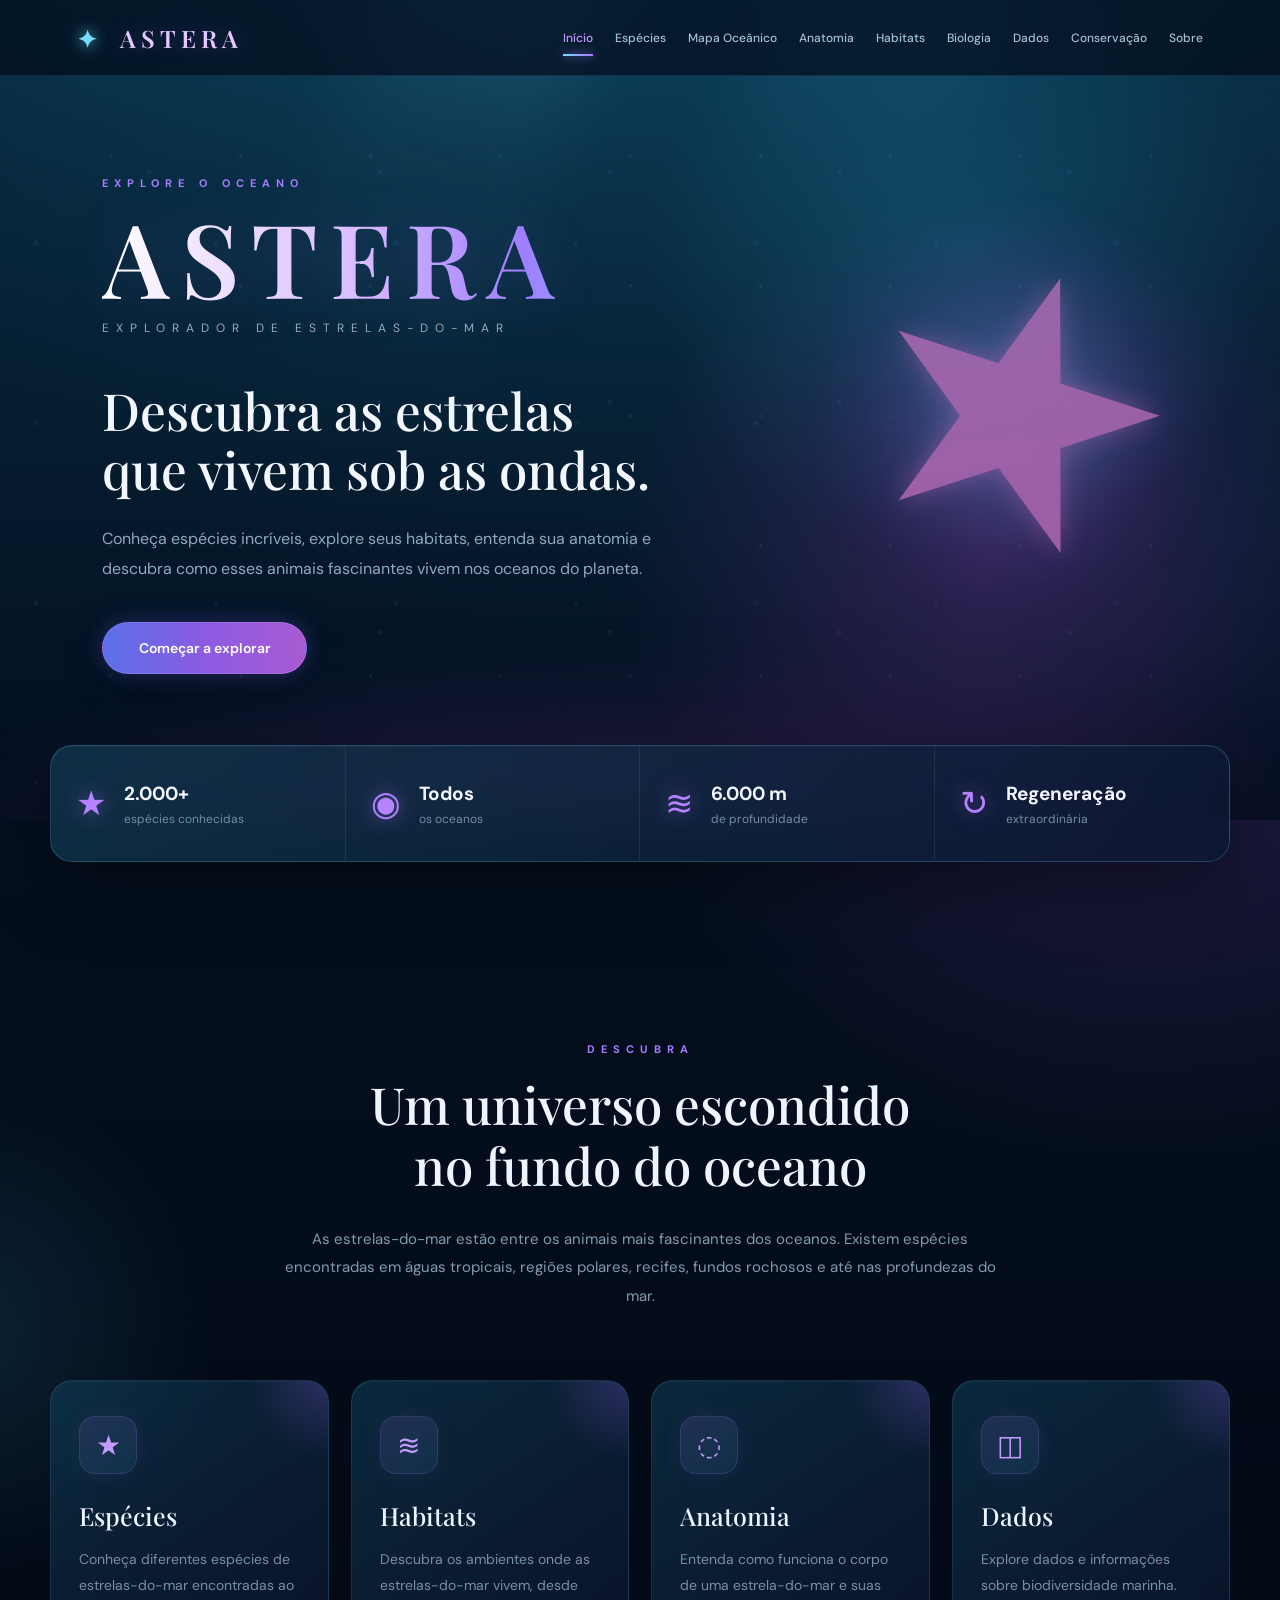
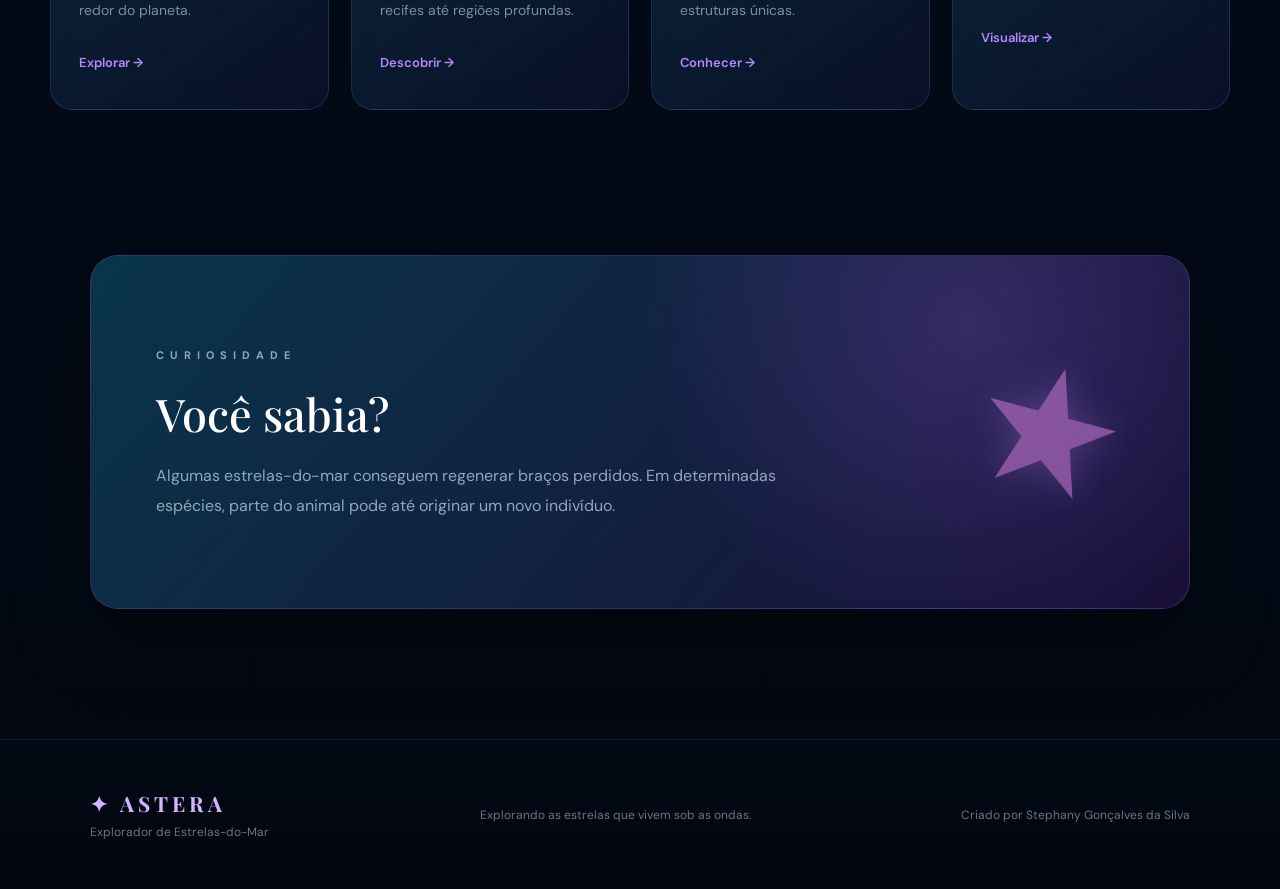
<file: index.html>
<!DOCTYPE html>
<html lang="pt-BR">

<head>
    <meta charset="UTF-8">
    <meta name="viewport" content="width=device-width, initial-scale=1.0">

    <title>ASTERA | Explorador de Estrelas-do-Mar</title>

    <link rel="stylesheet" href="style.css">
</head>

<body>

    <header class="cabecalho">

        <div class="logo">
            <span>✦</span>
            ASTERA
        </div>

        <nav class="menu">
            <a href="index.html" class="ativo">Início</a>
            <a href="especies.html">Espécies</a>
            <a href="mapa.html">Mapa Oceânico</a>
            <a href="anatomia.html">Anatomia</a>
            <a href="habitats.html">Habitats</a>
            <a href="biologia.html">Biologia</a>
            <a href="#">Dados</a>
            <a href="#">Conservação</a>
            <a href="#">Sobre</a>
        </nav>

    </header>


    <main>

        <section class="inicio">

            <div class="luz luz-1"></div>
            <div class="luz luz-2"></div>

            <div class="conteudo-inicio">

                <p class="categoria">
                    EXPLORE O OCEANO
                </p>

                <h1>
                    ASTERA
                </h1>

                <p class="subtitulo">
                    Explorador de Estrelas-do-Mar
                </p>

                <h2>
                    Descubra as estrelas<br>
                    que vivem sob as ondas.
                </h2>

                <p class="descricao">
                    Conheça espécies incríveis, explore seus habitats,
                    entenda sua anatomia e descubra como esses animais
                    fascinantes vivem nos oceanos do planeta.
                </p>

                <a href="#descobrir" class="botao">
                    Começar a explorar
                </a>

            </div>

            <div class="estrela-decorativa">
                ★
            </div>

        </section>


        <section class="numeros">

            <div class="numero-card">
                <span>★</span>

                <div>
                    <strong>2.000+</strong>
                    <p>espécies conhecidas</p>
                </div>
            </div>


            <div class="numero-card">
                <span>◉</span>

                <div>
                    <strong>Todos</strong>
                    <p>os oceanos</p>
                </div>
            </div>


            <div class="numero-card">
                <span>≋</span>

                <div>
                    <strong>6.000 m</strong>
                    <p>de profundidade</p>
                </div>
            </div>


            <div class="numero-card">
                <span>↻</span>

                <div>
                    <strong>Regeneração</strong>
                    <p>extraordinária</p>
                </div>
            </div>

        </section>


        <section class="descobrir" id="descobrir">

            <p class="categoria">
                DESCUBRA
            </p>

            <h2>
                Um universo escondido<br>
                no fundo do oceano
            </h2>

            <p class="texto-central">
                As estrelas-do-mar estão entre os animais mais fascinantes
                dos oceanos. Existem espécies encontradas em águas tropicais,
                regiões polares, recifes, fundos rochosos e até nas profundezas
                do mar.
            </p>


            <div class="cards">

                <article class="card">

                    <div class="icone">
                        ★
                    </div>

                    <h3>Espécies</h3>

                    <p>
                        Conheça diferentes espécies de estrelas-do-mar
                        encontradas ao redor do planeta.
                    </p>

                    <a href="especies.html">
    Explorar →
</a>

                </article>


                <article class="card">

                    <div class="icone">
                        ≋
                    </div>

                    <h3>Habitats</h3>

                    <p>
                        Descubra os ambientes onde as estrelas-do-mar vivem,
                        desde recifes até regiões profundas.
                    </p>

                    <a href="#">
                        Descobrir →
                    </a>

                </article>


                <article class="card">

                    <div class="icone">
                        ◌
                    </div>

                    <h3>Anatomia</h3>

                    <p>
                        Entenda como funciona o corpo de uma estrela-do-mar
                        e suas estruturas únicas.
                    </p>

                    <a href="#">
                        Conhecer →
                    </a>

                </article>


                <article class="card">

                    <div class="icone">
                        ◫
                    </div>

                    <h3>Dados</h3>

                    <p>
                        Explore dados e informações sobre biodiversidade
                        marinha.
                    </p>

                    <a href="#">
                        Visualizar →
                    </a>

                </article>

            </div>

        </section>


        <section class="destaque">

            <div>

                <p class="categoria">
                    CURIOSIDADE
                </p>

                <h2>
                    Você sabia?
                </h2>

                <p>
                    Algumas estrelas-do-mar conseguem regenerar braços
                    perdidos. Em determinadas espécies, parte do animal
                    pode até originar um novo indivíduo.
                </p>

            </div>

            <div class="estrela-grande">
                ★
            </div>

        </section>

    </main>


    <footer>

        <div>
            <h3>✦ ASTERA</h3>
            <p>Explorador de Estrelas-do-Mar</p>
        </div>

        <p>
            Explorando as estrelas que vivem sob as ondas.
        </p>

        <p>
            Criado por Stephany Gonçalves da Silva
        </p>

    </footer>


    <script src="script.js"></script>

</body>

</html>
</file>
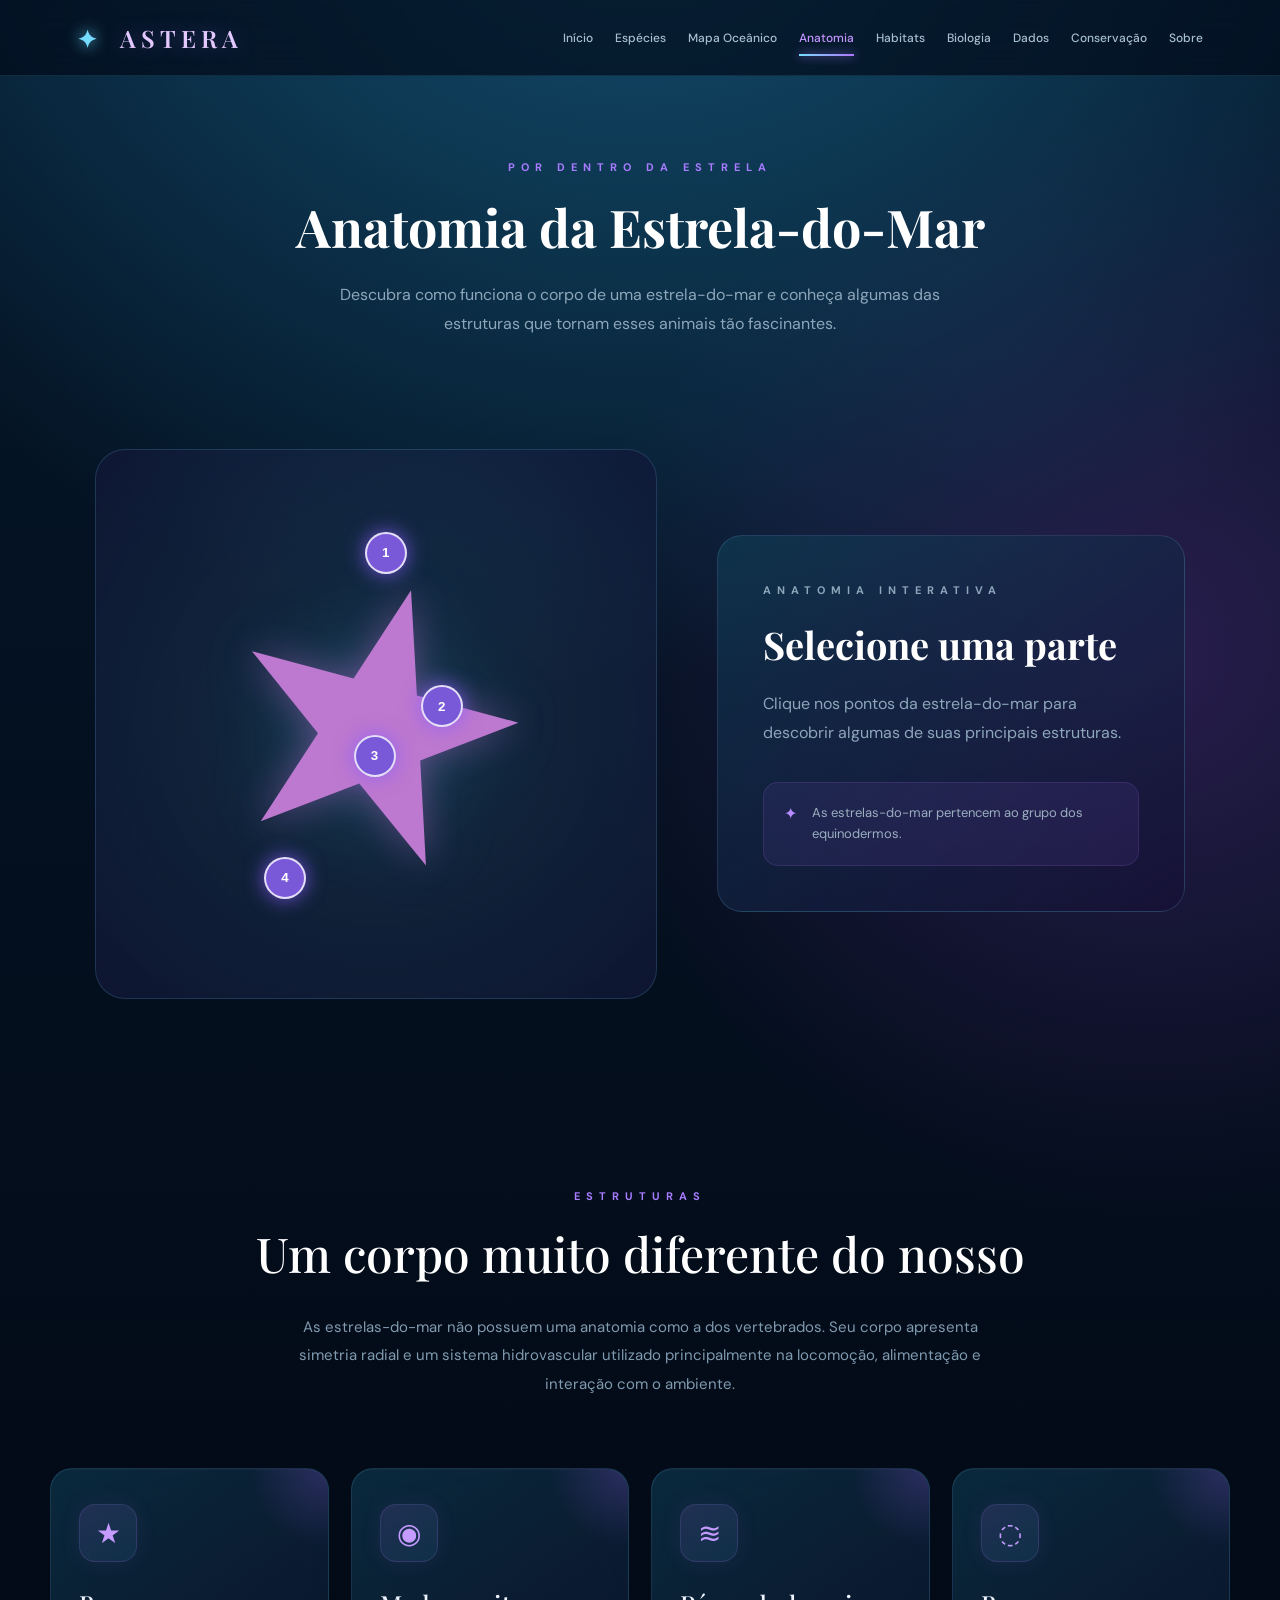
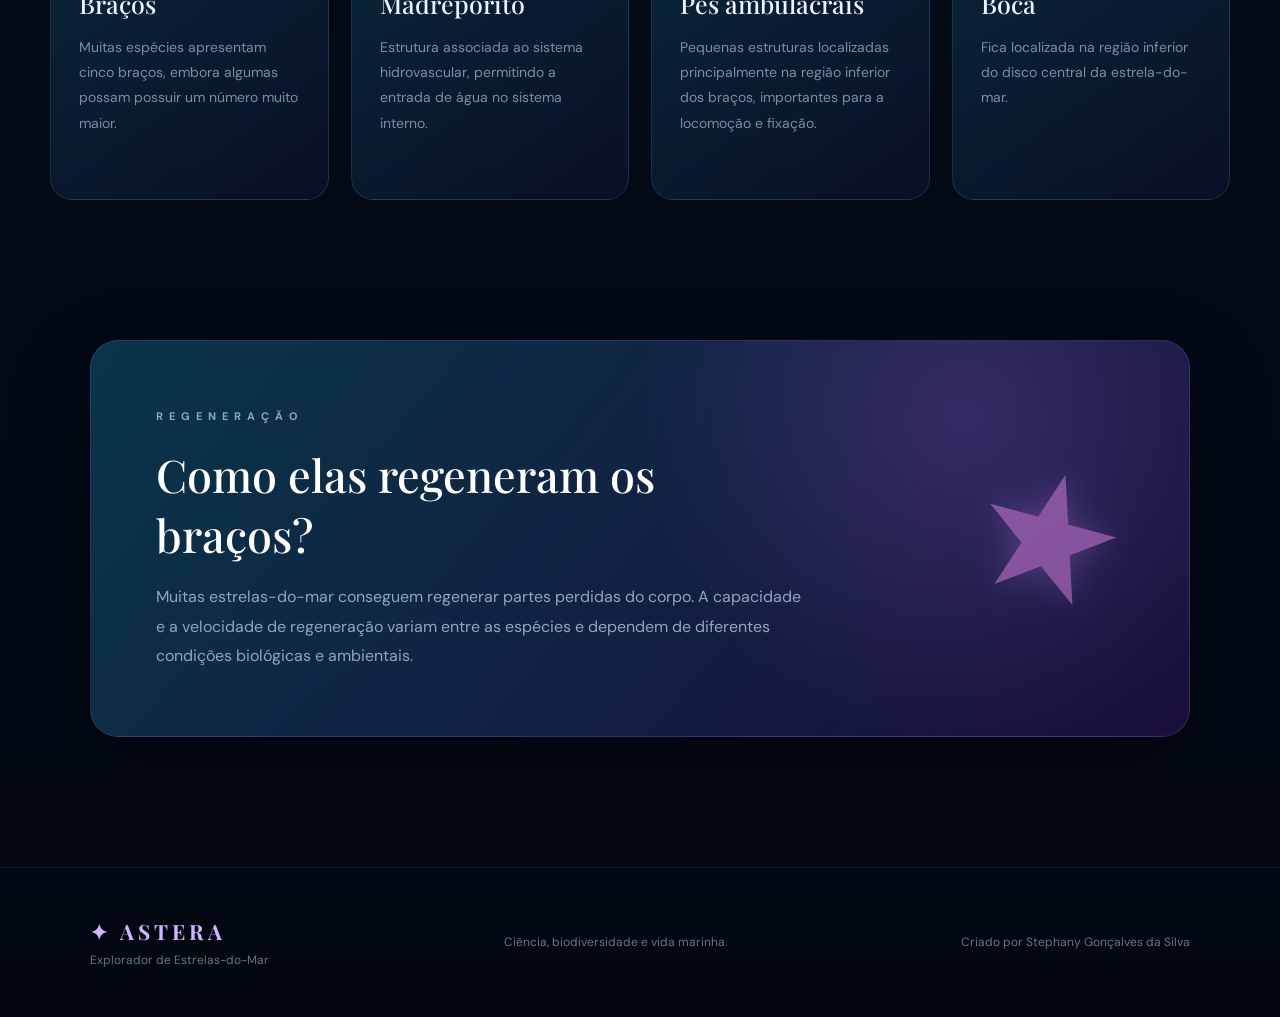
<file: anatomia.html>
<!DOCTYPE html>
<html lang="pt-BR">

<head>
    <meta charset="UTF-8">
    <meta name="viewport" content="width=device-width, initial-scale=1.0">

    <title>Anatomia | ASTERA</title>

    <link rel="stylesheet" href="style.css">
</head>

<body>

<header class="cabecalho">

    <div class="logo">
        <span>✦</span>
        ASTERA
    </div>

    <nav class="menu">
        <a href="index.html">Início</a>
        <a href="especies.html">Espécies</a>
        <a href="mapa.html">Mapa Oceânico</a>
        <a href="anatomia.html" class="ativo">Anatomia</a>
        <a href="habitats.html">Habitats</a>
        <a href="biologia.html">Biologia</a>
        <a href="#">Dados</a>
        <a href="#">Conservação</a>
        <a href="#">Sobre</a>
    </nav>

</header>


<main>

    <!-- INTRODUÇÃO -->

    <section class="pagina-topo">

        <p class="categoria">
            POR DENTRO DA ESTRELA
        </p>

        <h1>
            Anatomia da Estrela-do-Mar
        </h1>

        <p>
            Descubra como funciona o corpo de uma estrela-do-mar
            e conheça algumas das estruturas que tornam esses
            animais tão fascinantes.
        </p>

    </section>


    <!-- ANATOMIA INTERATIVA -->

    <section class="anatomia-interativa">

        <div class="anatomia-visual">

            <div class="estrela-anatomia">
                ★
            </div>

            <button
                class="ponto-anatomia ponto-1"
                data-parte="bracos">
                1
            </button>

            <button
                class="ponto-anatomia ponto-2"
                data-parte="madreporito">
                2
            </button>

            <button
                class="ponto-anatomia ponto-3"
                data-parte="boca">
                3
            </button>

            <button
                class="ponto-anatomia ponto-4"
                data-parte="pes">
                4
            </button>

        </div>


        <div class="painel-anatomia">

            <p class="categoria">
                ANATOMIA INTERATIVA
            </p>

            <h2 id="tituloParte">
                Selecione uma parte
            </h2>

            <p id="descricaoParte">
                Clique nos pontos da estrela-do-mar para descobrir
                algumas de suas principais estruturas.
            </p>

            <div class="curiosidade-anatomia">

                <span>✦</span>

                <p id="curiosidadeParte">
                    As estrelas-do-mar pertencem ao grupo dos
                    equinodermos.
                </p>

            </div>

        </div>

    </section>


    <!-- ESTRUTURAS -->

    <section class="estruturas">

        <p class="categoria">
            ESTRUTURAS
        </p>

        <h2>
            Um corpo muito diferente do nosso
        </h2>

        <p class="texto-central">
            As estrelas-do-mar não possuem uma anatomia como a dos
            vertebrados. Seu corpo apresenta simetria radial e um
            sistema hidrovascular utilizado principalmente na
            locomoção, alimentação e interação com o ambiente.
        </p>


        <div class="cards anatomia-cards">

            <article class="card">

                <div class="icone">
                    ★
                </div>

                <h3>Braços</h3>

                <p>
                    Muitas espécies apresentam cinco braços, embora
                    algumas possam possuir um número muito maior.
                </p>

            </article>


            <article class="card">

                <div class="icone">
                    ◉
                </div>

                <h3>Madreporito</h3>

                <p>
                    Estrutura associada ao sistema hidrovascular,
                    permitindo a entrada de água no sistema interno.
                </p>

            </article>


            <article class="card">

                <div class="icone">
                    ≋
                </div>

                <h3>Pés ambulacrais</h3>

                <p>
                    Pequenas estruturas localizadas principalmente na
                    região inferior dos braços, importantes para a
                    locomoção e fixação.
                </p>

            </article>


            <article class="card">

                <div class="icone">
                    ◌
                </div>

                <h3>Boca</h3>

                <p>
                    Fica localizada na região inferior do disco central
                    da estrela-do-mar.
                </p>

            </article>

        </div>

    </section>


    <!-- REGENERAÇÃO -->

    <section class="destaque">

        <div>

            <p class="categoria">
                REGENERAÇÃO
            </p>

            <h2>
                Como elas regeneram os braços?
            </h2>

            <p>
                Muitas estrelas-do-mar conseguem regenerar partes
                perdidas do corpo. A capacidade e a velocidade de
                regeneração variam entre as espécies e dependem de
                diferentes condições biológicas e ambientais.
            </p>

        </div>

        <div class="estrela-grande">
            ★
        </div>

    </section>

</main>


<footer>

    <div>
        <h3>✦ ASTERA</h3>
        <p>Explorador de Estrelas-do-Mar</p>
    </div>

    <p>
        Ciência, biodiversidade e vida marinha.
    </p>

    <p>
        Criado por Stephany Gonçalves da Silva
    </p>

</footer>


<script src="script.js"></script>

</body>
</html>
</file>
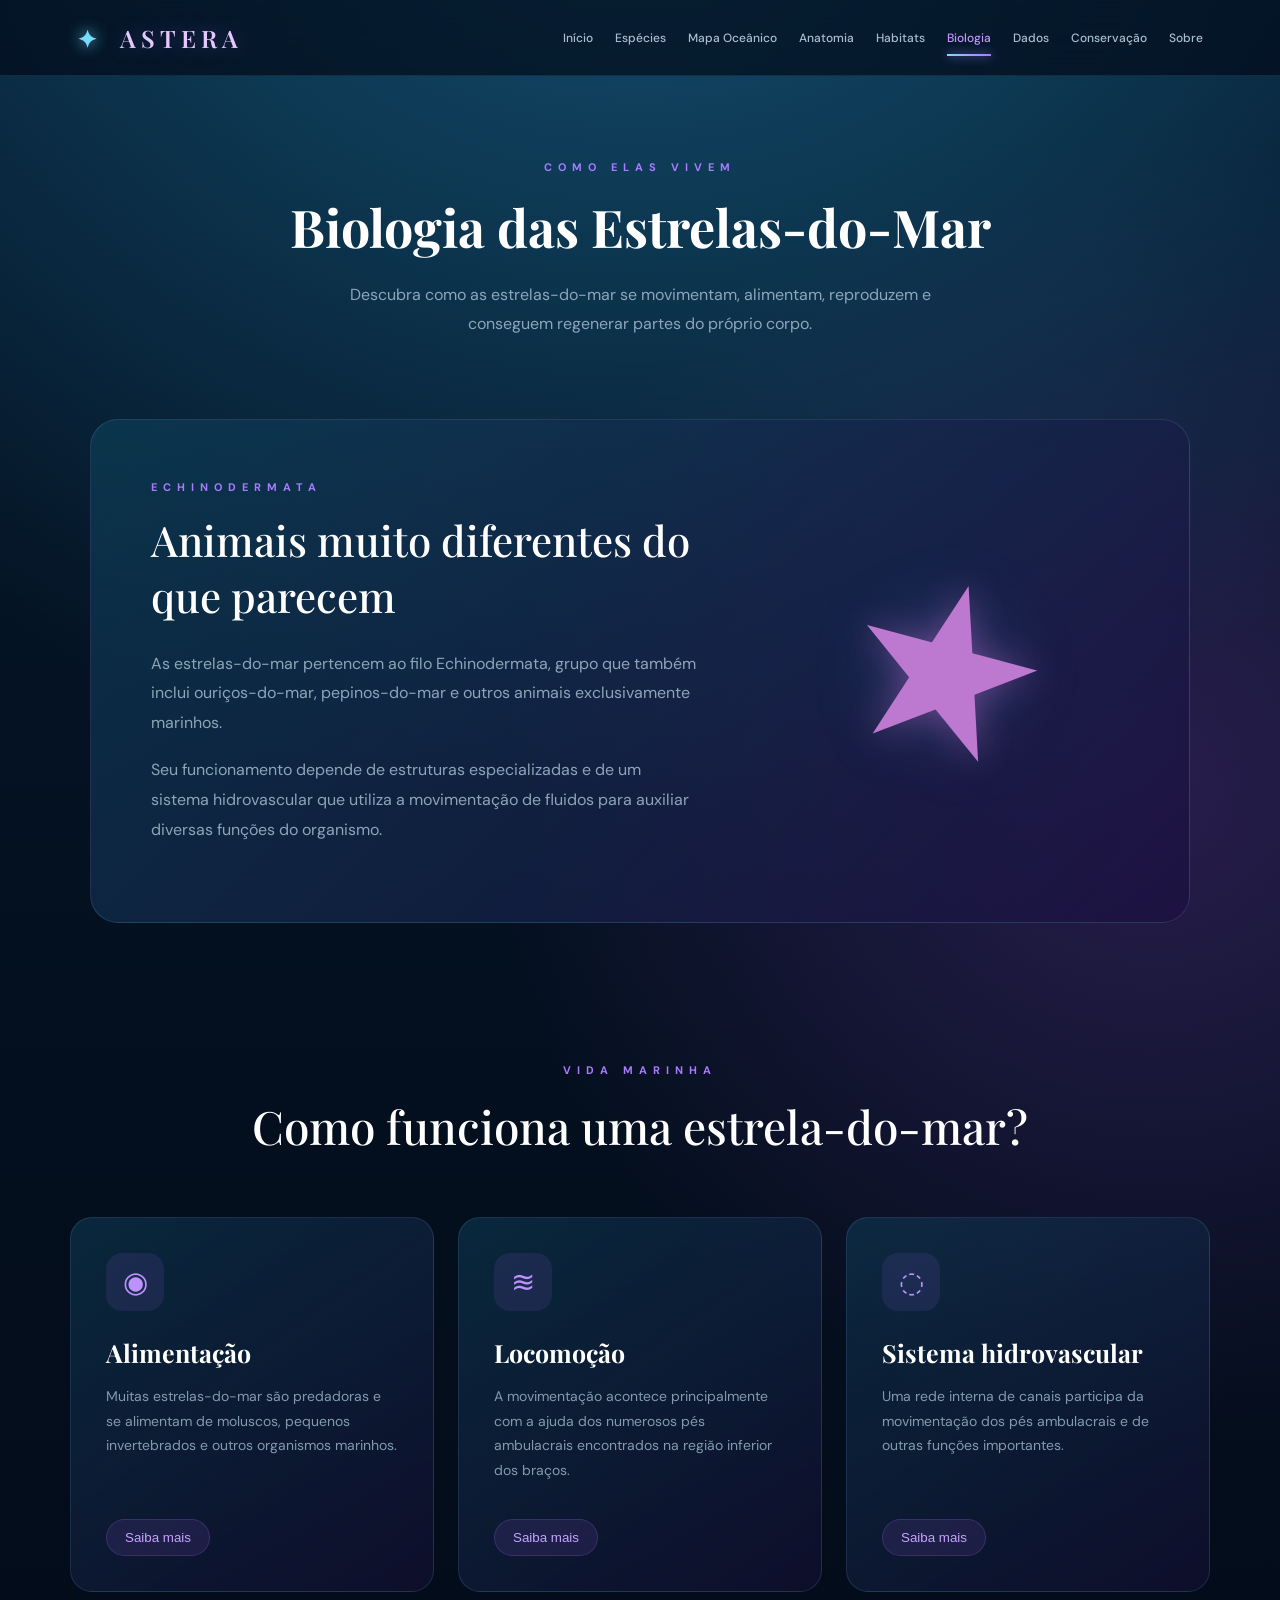
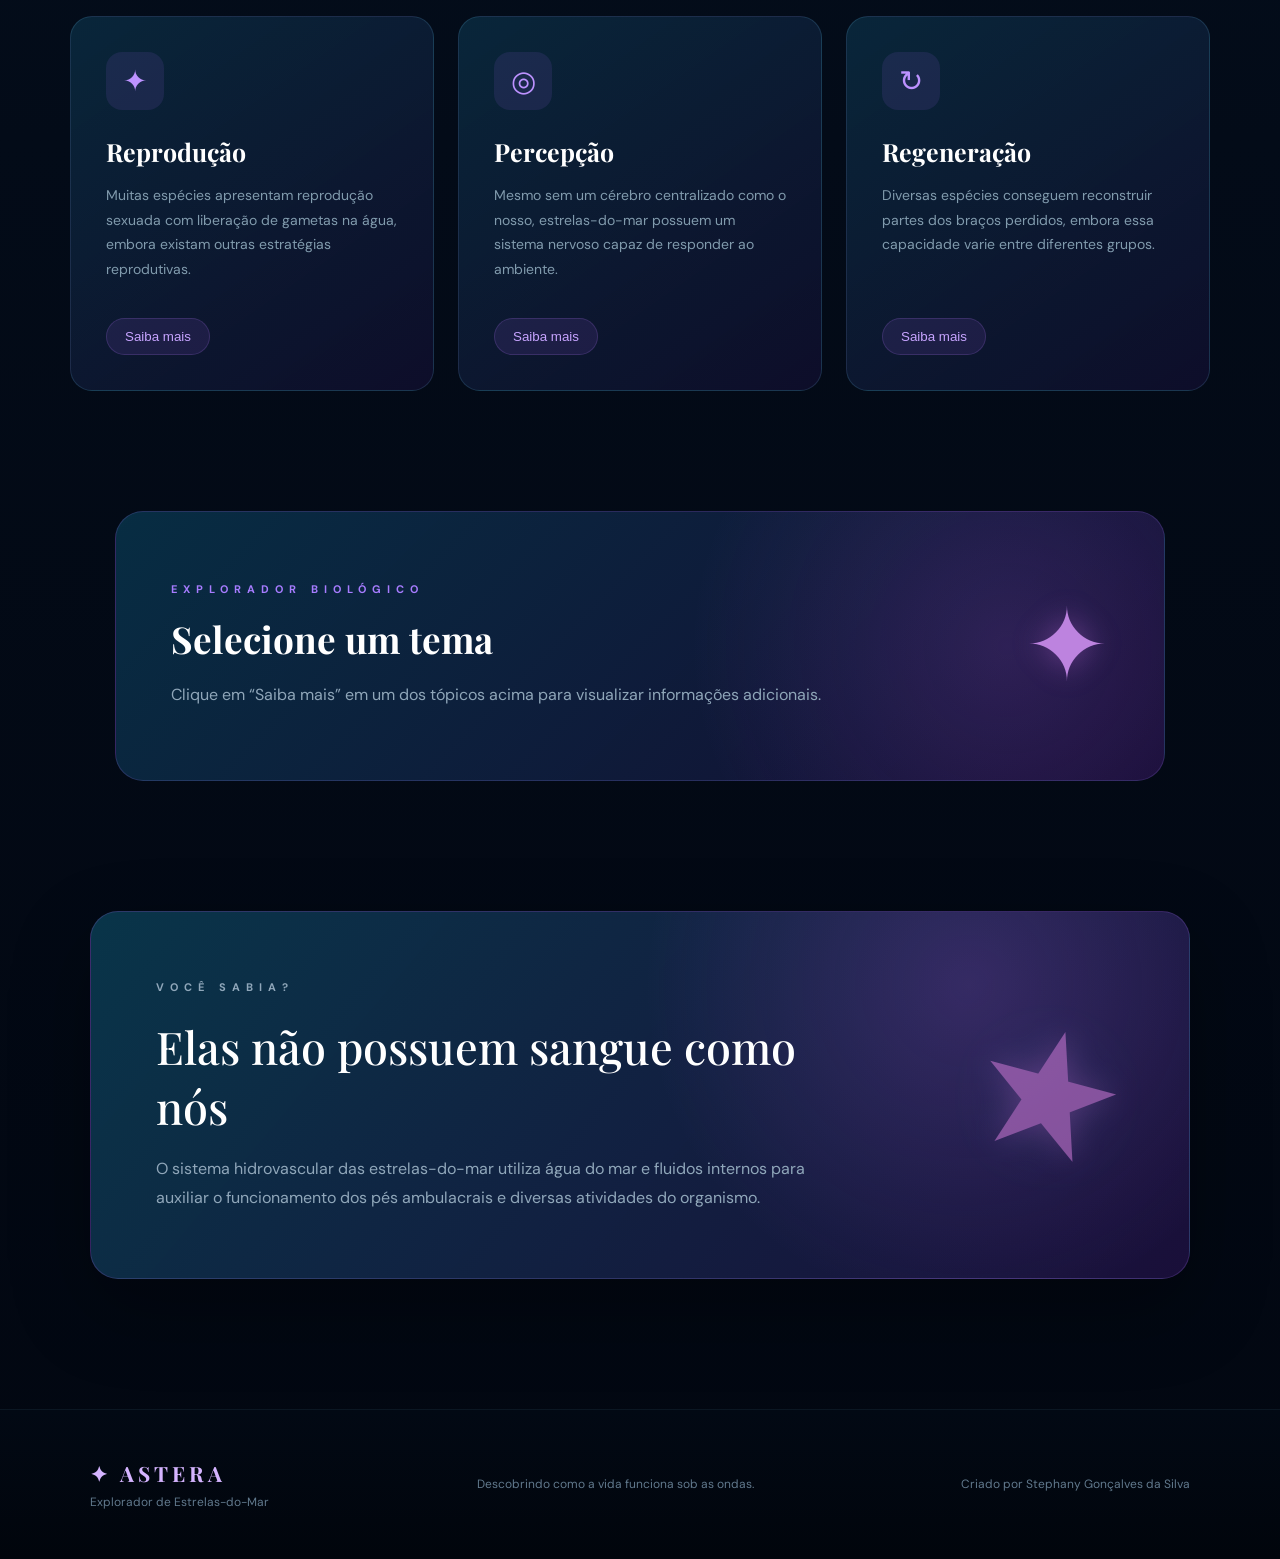
<file: biologia.html>
<!DOCTYPE html>
<html lang="pt-BR">

<head>
    <meta charset="UTF-8">
    <meta name="viewport" content="width=device-width, initial-scale=1.0">

    <title>Biologia | ASTERA</title>

    <link rel="stylesheet" href="style.css">
</head>

<body>

<header class="cabecalho">

    <div class="logo">
        <span>✦</span>
        ASTERA
    </div>

    <nav class="menu">
        <a href="index.html">Início</a>
        <a href="especies.html">Espécies</a>
        <a href="mapa.html">Mapa Oceânico</a>
        <a href="anatomia.html">Anatomia</a>
        <a href="habitats.html">Habitats</a>
        <a href="biologia.html" class="ativo">Biologia</a>
        <a href="#">Dados</a>
        <a href="#">Conservação</a>
        <a href="#">Sobre</a>
    </nav>

</header>


<main>

    <!-- TOPO -->

    <section class="pagina-topo">

        <p class="categoria">
            COMO ELAS VIVEM
        </p>

        <h1>
            Biologia das Estrelas-do-Mar
        </h1>

        <p>
            Descubra como as estrelas-do-mar se movimentam,
            alimentam, reproduzem e conseguem regenerar
            partes do próprio corpo.
        </p>

    </section>


    <!-- INTRODUÇÃO -->

    <section class="bio-introducao">

        <div class="bio-introducao-texto">

            <p class="categoria">
                ECHINODERMATA
            </p>

            <h2>
                Animais muito diferentes do que parecem
            </h2>

            <p>
                As estrelas-do-mar pertencem ao filo Echinodermata,
                grupo que também inclui ouriços-do-mar, pepinos-do-mar
                e outros animais exclusivamente marinhos.
            </p>

            <p>
                Seu funcionamento depende de estruturas especializadas
                e de um sistema hidrovascular que utiliza a movimentação
                de fluidos para auxiliar diversas funções do organismo.
            </p>

        </div>


        <div class="bio-estrela">
            ★
        </div>

    </section>


    <!-- CARDS -->

    <section class="bio-secao">

        <p class="categoria">
            VIDA MARINHA
        </p>

        <h2>
            Como funciona uma estrela-do-mar?
        </h2>


        <div class="bio-grid">


            <article class="bio-card">

                <div class="bio-icone">
                    ◉
                </div>

                <h3>Alimentação</h3>

                <p>
                    Muitas estrelas-do-mar são predadoras e se alimentam
                    de moluscos, pequenos invertebrados e outros
                    organismos marinhos.
                </p>

                <button
                    class="bio-botao"
                    data-bio="alimentacao">
                    Saiba mais
                </button>

            </article>


            <article class="bio-card">

                <div class="bio-icone">
                    ≋
                </div>

                <h3>Locomoção</h3>

                <p>
                    A movimentação acontece principalmente com a ajuda
                    dos numerosos pés ambulacrais encontrados na região
                    inferior dos braços.
                </p>

                <button
                    class="bio-botao"
                    data-bio="locomocao">
                    Saiba mais
                </button>

            </article>


            <article class="bio-card">

                <div class="bio-icone">
                    ◌
                </div>

                <h3>Sistema hidrovascular</h3>

                <p>
                    Uma rede interna de canais participa da movimentação
                    dos pés ambulacrais e de outras funções importantes.
                </p>

                <button
                    class="bio-botao"
                    data-bio="hidrovascular">
                    Saiba mais
                </button>

            </article>


            <article class="bio-card">

                <div class="bio-icone">
                    ✦
                </div>

                <h3>Reprodução</h3>

                <p>
                    Muitas espécies apresentam reprodução sexuada com
                    liberação de gametas na água, embora existam outras
                    estratégias reprodutivas.
                </p>

                <button
                    class="bio-botao"
                    data-bio="reproducao">
                    Saiba mais
                </button>

            </article>


            <article class="bio-card">

                <div class="bio-icone">
                    ◎
                </div>

                <h3>Percepção</h3>

                <p>
                    Mesmo sem um cérebro centralizado como o nosso,
                    estrelas-do-mar possuem um sistema nervoso capaz
                    de responder ao ambiente.
                </p>

                <button
                    class="bio-botao"
                    data-bio="percepcao">
                    Saiba mais
                </button>

            </article>


            <article class="bio-card">

                <div class="bio-icone">
                    ↻
                </div>

                <h3>Regeneração</h3>

                <p>
                    Diversas espécies conseguem reconstruir partes dos
                    braços perdidos, embora essa capacidade varie entre
                    diferentes grupos.
                </p>

                <button
                    class="bio-botao"
                    data-bio="regeneracao">
                    Saiba mais
                </button>

            </article>


        </div>

    </section>


    <!-- PAINEL INTERATIVO -->

    <section class="bio-detalhe">

        <div>

            <p class="categoria">
                EXPLORADOR BIOLÓGICO
            </p>

            <h2 id="bioTitulo">
                Selecione um tema
            </h2>

            <p id="bioDescricao">
                Clique em “Saiba mais” em um dos tópicos acima para
                visualizar informações adicionais.
            </p>

        </div>

        <div class="bio-detalhe-simbolo" id="bioSimbolo">
            ✦
        </div>

    </section>


    <!-- CURIOSIDADE -->

    <section class="destaque">

        <div>

            <p class="categoria">
                VOCÊ SABIA?
            </p>

            <h2>
                Elas não possuem sangue como nós
            </h2>

            <p>
                O sistema hidrovascular das estrelas-do-mar utiliza água
                do mar e fluidos internos para auxiliar o funcionamento
                dos pés ambulacrais e diversas atividades do organismo.
            </p>

        </div>

        <div class="estrela-grande">
            ★
        </div>

    </section>

</main>


<footer>

    <div>
        <h3>✦ ASTERA</h3>
        <p>Explorador de Estrelas-do-Mar</p>
    </div>

    <p>
        Descobrindo como a vida funciona sob as ondas.
    </p>

    <p>
        Criado por Stephany Gonçalves da Silva
    </p>

</footer>


<script src="script.js"></script>

</body>
</html>
</file>
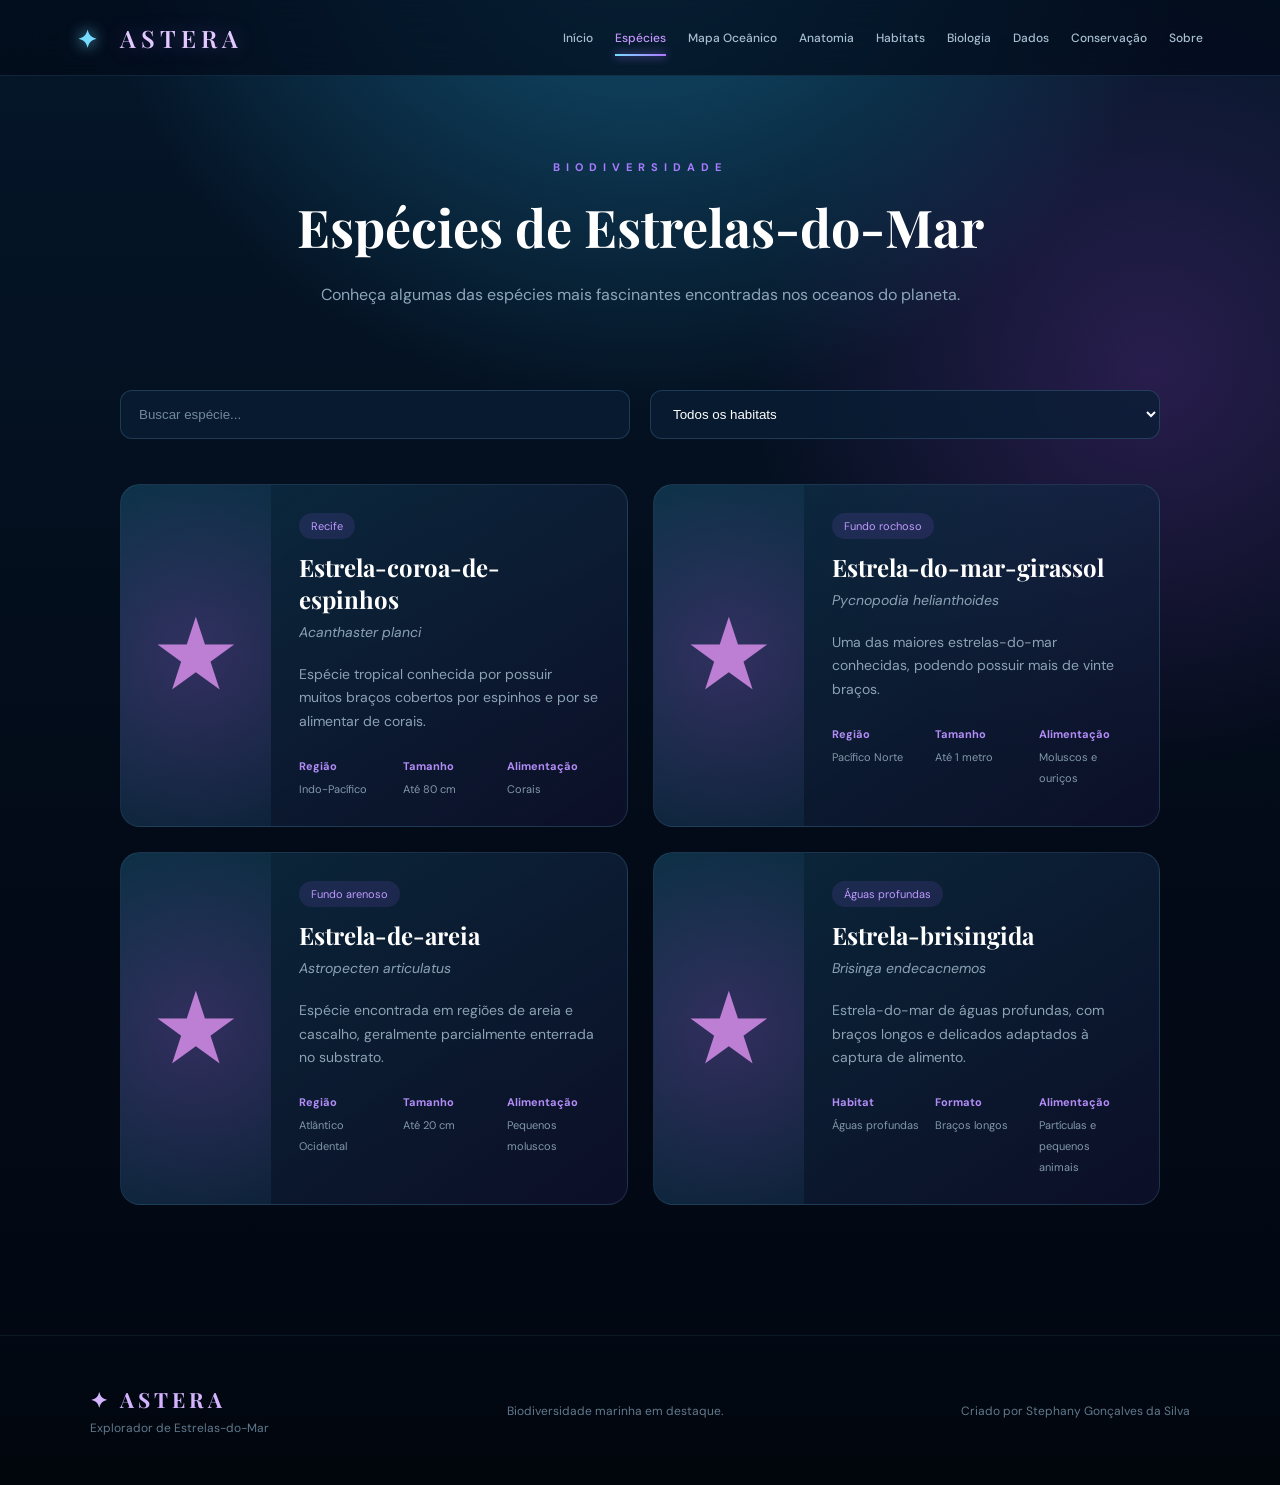
<file: especies.html>
<!DOCTYPE html>
<html lang="pt-BR">

<head>
    <meta charset="UTF-8">
    <meta name="viewport" content="width=device-width, initial-scale=1.0">

    <title>Espécies | ASTERA</title>

    <link rel="stylesheet" href="style.css">
</head>

<body>

    <header class="cabecalho">

        <div class="logo">
            <span>✦</span>
            ASTERA
        </div>

        <nav class="menu">
            <a href="index.html">Início</a>
            <a href="especies.html" class="ativo">Espécies</a>
            <a href="mapa.html">Mapa Oceânico</a>
            <a href="anatomia.html">Anatomia</a>
            <a href="habitats.html">Habitats</a>
            <a href="biologia.html">Biologia</a>
            <a href="#">Dados</a>
            <a href="#">Conservação</a>
            <a href="#">Sobre</a>
        </nav>

    </header>


    <main>

        <section class="pagina-topo">

            <p class="categoria">
                BIODIVERSIDADE
            </p>

            <h1>
                Espécies de Estrelas-do-Mar
            </h1>

            <p>
                Conheça algumas das espécies mais fascinantes
                encontradas nos oceanos do planeta.
            </p>

        </section>


        <section class="filtros">

            <input
                type="text"
                id="busca"
                placeholder="Buscar espécie..."
            >

            <select id="filtroHabitat">

                <option value="todos">
                    Todos os habitats
                </option>

                <option value="recife">
                    Recifes
                </option>

                <option value="rochoso">
                    Fundo rochoso
                </option>

                <option value="profundo">
                    Águas profundas
                </option>

                <option value="arenoso">
                    Fundo arenoso
                </option>

            </select>

        </section>


        <section class="lista-especies">


            <article class="especie-card" data-habitat="recife">

                <div class="especie-imagem">
                    ★
                </div>

                <div class="especie-conteudo">

                    <span class="tag">
                        Recife
                    </span>

                    <h2>
                        Estrela-coroa-de-espinhos
                    </h2>

                    <p class="nome-cientifico">
                        Acanthaster planci
                    </p>

                    <p>
                        Espécie tropical conhecida por possuir muitos braços
                        cobertos por espinhos e por se alimentar de corais.
                    </p>

                    <div class="dados-especie">

                        <div>
                            <strong>Região</strong>
                            <span>Indo-Pacífico</span>
                        </div>

                        <div>
                            <strong>Tamanho</strong>
                            <span>Até 80 cm</span>
                        </div>

                        <div>
                            <strong>Alimentação</strong>
                            <span>Corais</span>
                        </div>

                    </div>

                </div>

            </article>



            <article class="especie-card" data-habitat="rochoso">

                <div class="especie-imagem">
                    ★
                </div>

                <div class="especie-conteudo">

                    <span class="tag">
                        Fundo rochoso
                    </span>

                    <h2>
                        Estrela-do-mar-girassol
                    </h2>

                    <p class="nome-cientifico">
                        Pycnopodia helianthoides
                    </p>

                    <p>
                        Uma das maiores estrelas-do-mar conhecidas,
                        podendo possuir mais de vinte braços.
                    </p>

                    <div class="dados-especie">

                        <div>
                            <strong>Região</strong>
                            <span>Pacífico Norte</span>
                        </div>

                        <div>
                            <strong>Tamanho</strong>
                            <span>Até 1 metro</span>
                        </div>

                        <div>
                            <strong>Alimentação</strong>
                            <span>Moluscos e ouriços</span>
                        </div>

                    </div>

                </div>

            </article>



            <article class="especie-card" data-habitat="arenoso">

                <div class="especie-imagem">
                    ★
                </div>

                <div class="especie-conteudo">

                    <span class="tag">
                        Fundo arenoso
                    </span>

                    <h2>
                        Estrela-de-areia
                    </h2>

                    <p class="nome-cientifico">
                        Astropecten articulatus
                    </p>

                    <p>
                        Espécie encontrada em regiões de areia e cascalho,
                        geralmente parcialmente enterrada no substrato.
                    </p>

                    <div class="dados-especie">

                        <div>
                            <strong>Região</strong>
                            <span>Atlântico Ocidental</span>
                        </div>

                        <div>
                            <strong>Tamanho</strong>
                            <span>Até 20 cm</span>
                        </div>

                        <div>
                            <strong>Alimentação</strong>
                            <span>Pequenos moluscos</span>
                        </div>

                    </div>

                </div>

            </article>



            <article class="especie-card" data-habitat="profundo">

                <div class="especie-imagem">
                    ★
                </div>

                <div class="especie-conteudo">

                    <span class="tag">
                        Águas profundas
                    </span>

                    <h2>
                        Estrela-brisingida
                    </h2>

                    <p class="nome-cientifico">
                        Brisinga endecacnemos
                    </p>

                    <p>
                        Estrela-do-mar de águas profundas, com braços
                        longos e delicados adaptados à captura de alimento.
                    </p>

                    <div class="dados-especie">

                        <div>
                            <strong>Habitat</strong>
                            <span>Águas profundas</span>
                        </div>

                        <div>
                            <strong>Formato</strong>
                            <span>Braços longos</span>
                        </div>

                        <div>
                            <strong>Alimentação</strong>
                            <span>Partículas e pequenos animais</span>
                        </div>

                    </div>

                </div>

            </article>


        </section>

    </main>


    <footer>

        <div>
            <h3>✦ ASTERA</h3>
            <p>Explorador de Estrelas-do-Mar</p>
        </div>

        <p>
            Biodiversidade marinha em destaque.
        </p>

        <p>
            Criado por Stephany Gonçalves da Silva
        </p>

    </footer>


    <script src="script.js"></script>

</body>

</html>
</file>
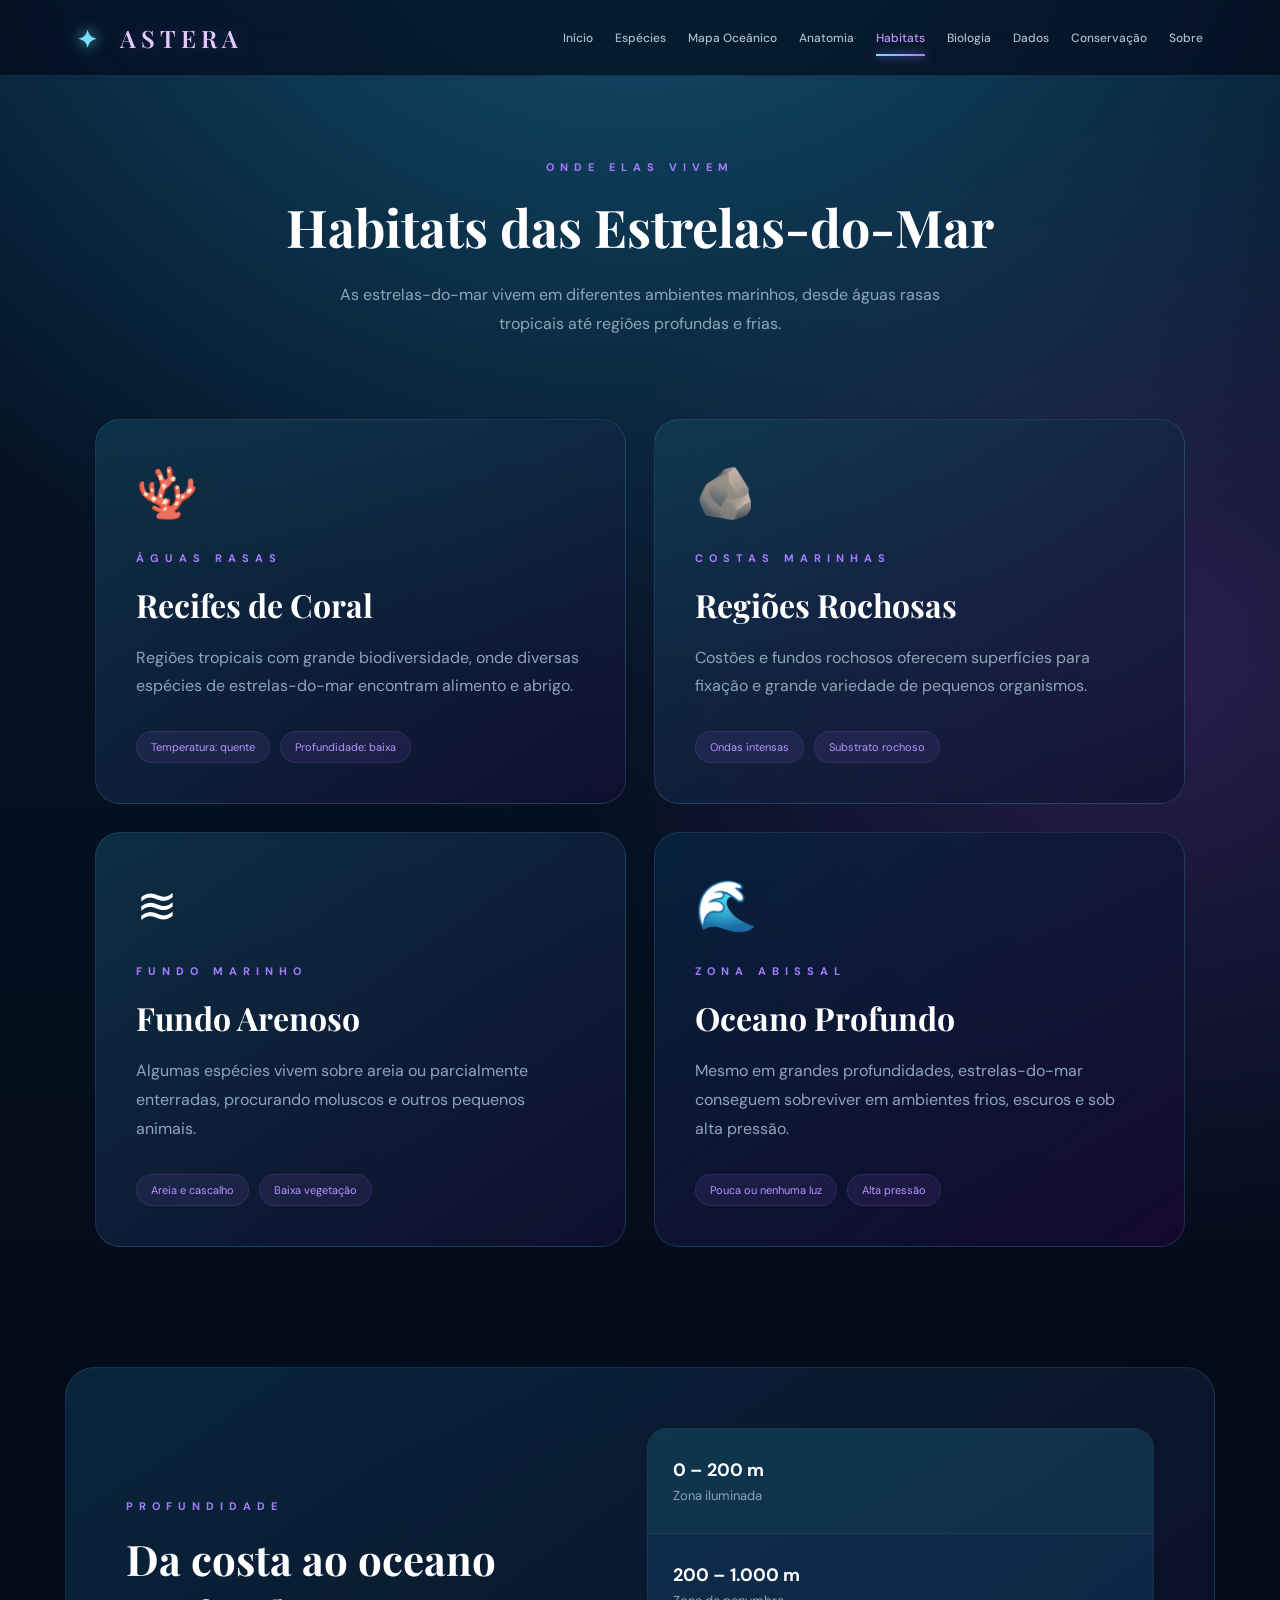
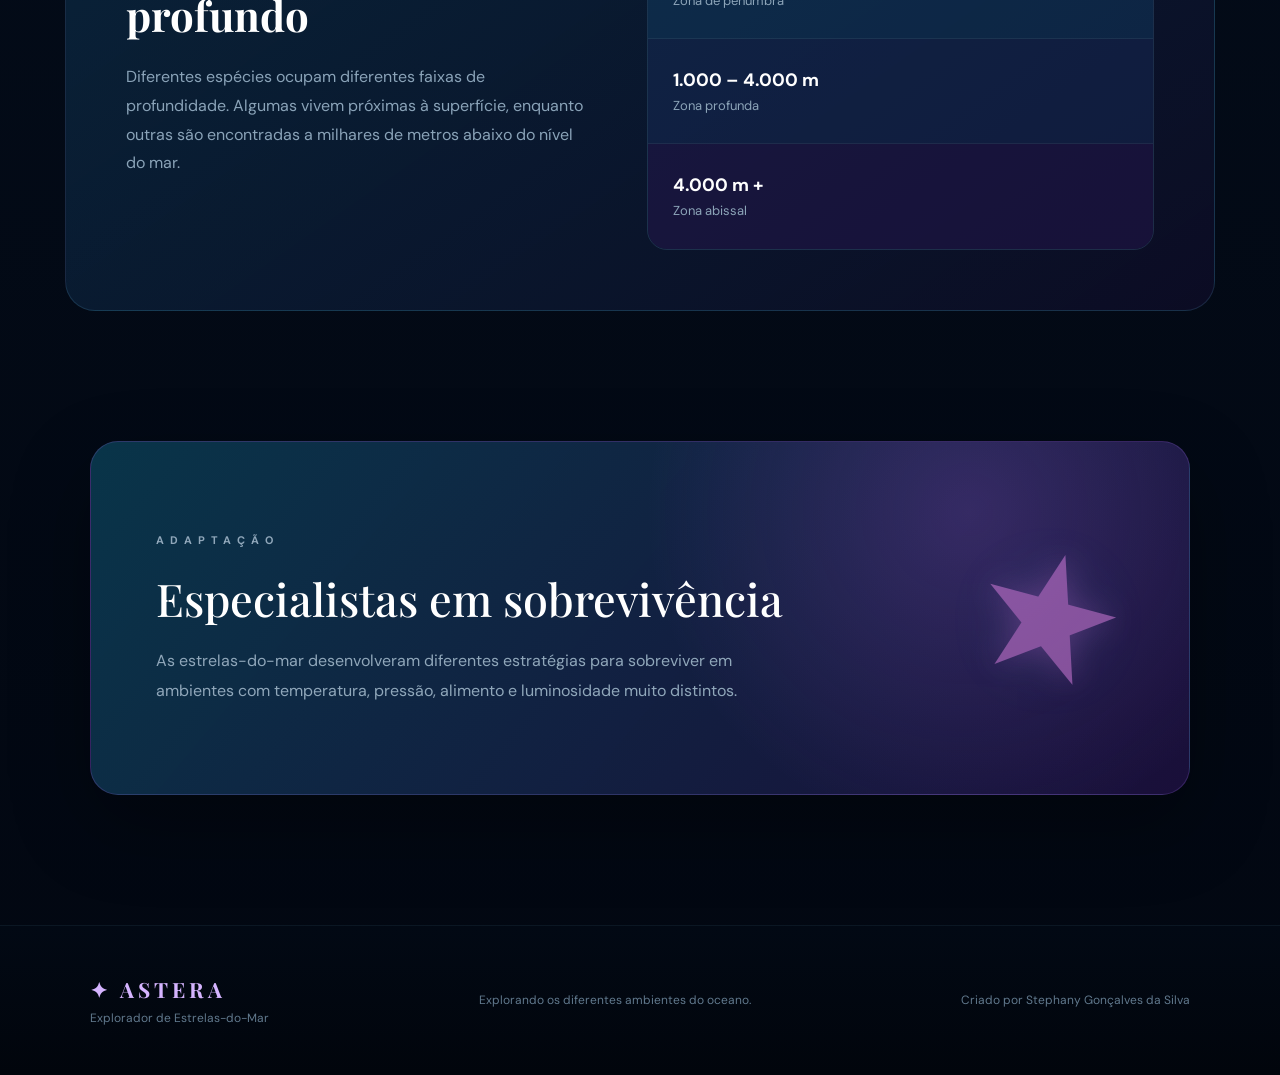
<file: habitats.html>
<!DOCTYPE html>
<html lang="pt-BR">

<head>
    <meta charset="UTF-8">
    <meta name="viewport" content="width=device-width, initial-scale=1.0">

    <title>Habitats | ASTERA</title>

    <link rel="stylesheet" href="style.css">
</head>

<body>

<header class="cabecalho">

    <div class="logo">
        <span>✦</span>
        ASTERA
    </div>

    <nav class="menu">
        <a href="index.html">Início</a>
        <a href="especies.html">Espécies</a>
        <a href="mapa.html">Mapa Oceânico</a>
        <a href="anatomia.html">Anatomia</a>
        <a href="habitats.html" class="ativo">Habitats</a>
        <a href="biologia.html">Biologia</a>
        <a href="#">Dados</a>
        <a href="#">Conservação</a>
        <a href="#">Sobre</a>
    </nav>

</header>


<main>

    <section class="pagina-topo">

        <p class="categoria">
            ONDE ELAS VIVEM
        </p>

        <h1>
            Habitats das Estrelas-do-Mar
        </h1>

        <p>
            As estrelas-do-mar vivem em diferentes ambientes marinhos,
            desde águas rasas tropicais até regiões profundas e frias.
        </p>

    </section>


    <section class="habitats-grid">

        <article class="habitat-card">

            <div class="habitat-icone">
                🪸
            </div>

            <p class="categoria">
                ÁGUAS RASAS
            </p>

            <h2>
                Recifes de Coral
            </h2>

            <p>
                Regiões tropicais com grande biodiversidade, onde diversas
                espécies de estrelas-do-mar encontram alimento e abrigo.
            </p>

            <div class="habitat-dados">
                <span>Temperatura: quente</span>
                <span>Profundidade: baixa</span>
            </div>

        </article>


        <article class="habitat-card">

            <div class="habitat-icone">
                🪨
            </div>

            <p class="categoria">
                COSTAS MARINHAS
            </p>

            <h2>
                Regiões Rochosas
            </h2>

            <p>
                Costões e fundos rochosos oferecem superfícies para
                fixação e grande variedade de pequenos organismos.
            </p>

            <div class="habitat-dados">
                <span>Ondas intensas</span>
                <span>Substrato rochoso</span>
            </div>

        </article>


        <article class="habitat-card">

            <div class="habitat-icone">
                ≋
            </div>

            <p class="categoria">
                FUNDO MARINHO
            </p>

            <h2>
                Fundo Arenoso
            </h2>

            <p>
                Algumas espécies vivem sobre areia ou parcialmente
                enterradas, procurando moluscos e outros pequenos animais.
            </p>

            <div class="habitat-dados">
                <span>Areia e cascalho</span>
                <span>Baixa vegetação</span>
            </div>

        </article>


        <article class="habitat-card habitat-profundo">

            <div class="habitat-icone">
                🌊
            </div>

            <p class="categoria">
                ZONA ABISSAL
            </p>

            <h2>
                Oceano Profundo
            </h2>

            <p>
                Mesmo em grandes profundidades, estrelas-do-mar conseguem
                sobreviver em ambientes frios, escuros e sob alta pressão.
            </p>

            <div class="habitat-dados">
                <span>Pouca ou nenhuma luz</span>
                <span>Alta pressão</span>
            </div>

        </article>

    </section>


    <section class="zona-oceanica">

        <div class="zona-texto">

            <p class="categoria">
                PROFUNDIDADE
            </p>

            <h2>
                Da costa ao oceano profundo
            </h2>

            <p>
                Diferentes espécies ocupam diferentes faixas de profundidade.
                Algumas vivem próximas à superfície, enquanto outras são
                encontradas a milhares de metros abaixo do nível do mar.
            </p>

        </div>


        <div class="profundidade">

            <div class="nivel nivel-1">
                <strong>0 – 200 m</strong>
                <span>Zona iluminada</span>
            </div>

            <div class="nivel nivel-2">
                <strong>200 – 1.000 m</strong>
                <span>Zona de penumbra</span>
            </div>

            <div class="nivel nivel-3">
                <strong>1.000 – 4.000 m</strong>
                <span>Zona profunda</span>
            </div>

            <div class="nivel nivel-4">
                <strong>4.000 m +</strong>
                <span>Zona abissal</span>
            </div>

        </div>

    </section>


    <section class="destaque">

        <div>

            <p class="categoria">
                ADAPTAÇÃO
            </p>

            <h2>
                Especialistas em sobrevivência
            </h2>

            <p>
                As estrelas-do-mar desenvolveram diferentes estratégias para
                sobreviver em ambientes com temperatura, pressão, alimento e
                luminosidade muito distintos.
            </p>

        </div>

        <div class="estrela-grande">
            ★
        </div>

    </section>

</main>


<footer>

    <div>
        <h3>✦ ASTERA</h3>
        <p>Explorador de Estrelas-do-Mar</p>
    </div>

    <p>
        Explorando os diferentes ambientes do oceano.
    </p>

    <p>
        Criado por Stephany Gonçalves da Silva
    </p>

</footer>

<script src="script.js"></script>

</body>
</html>
</file>
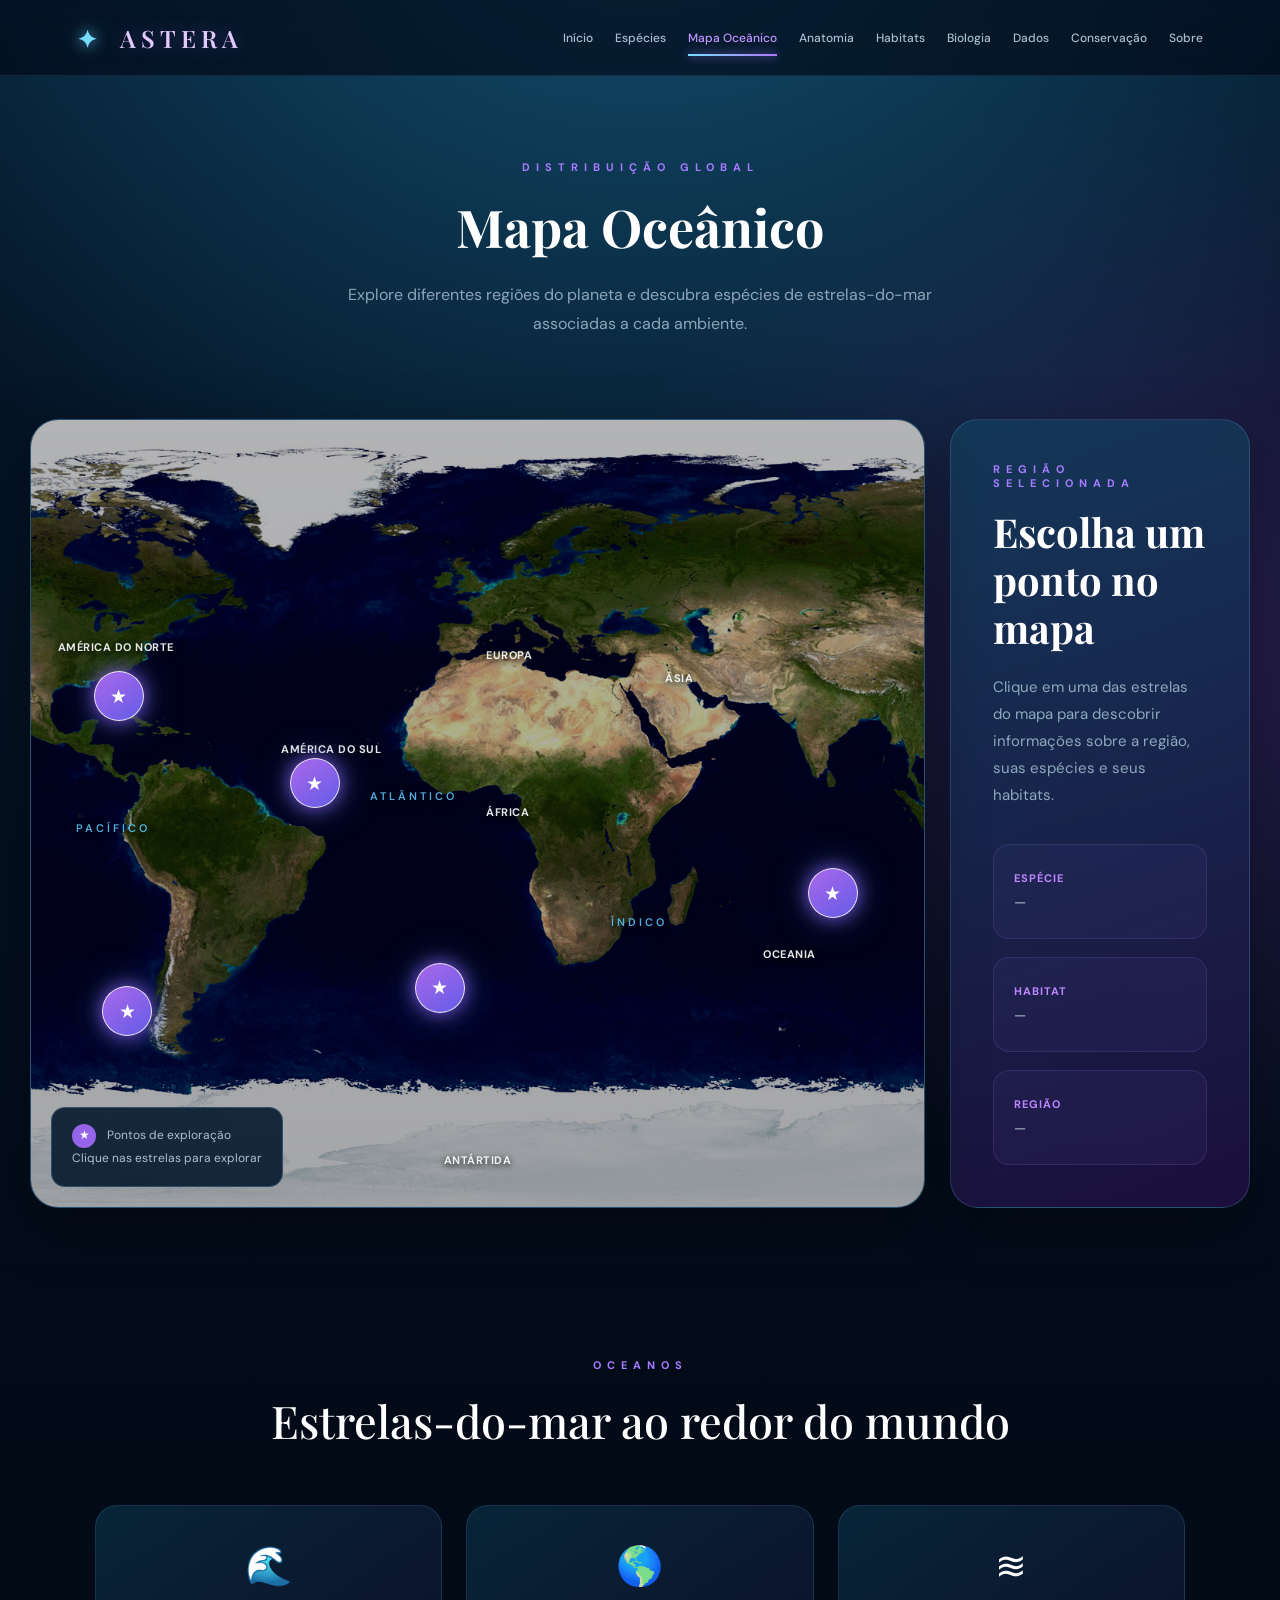
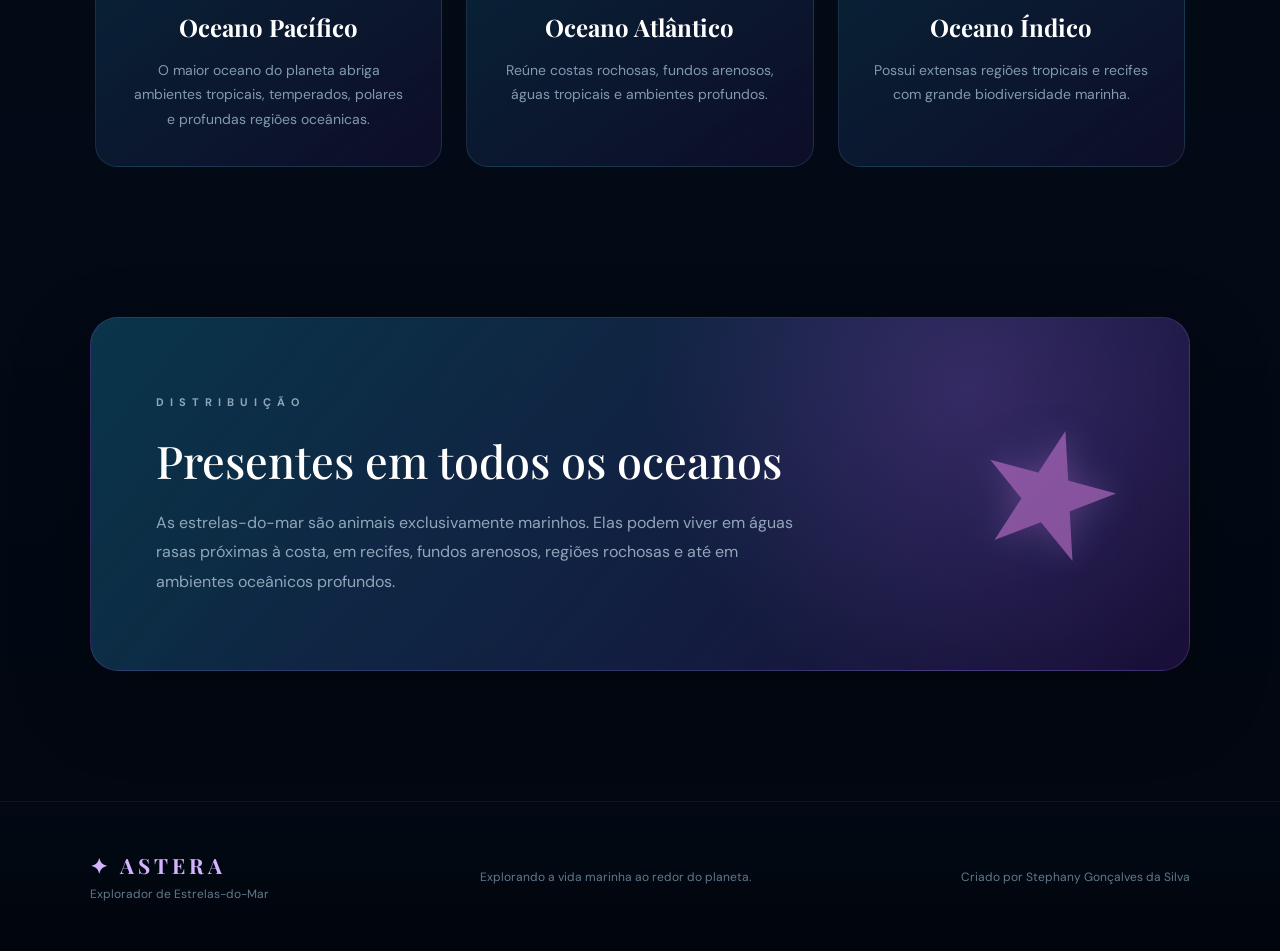
<file: mapa.html>
<!DOCTYPE html>
<html lang="pt-BR">

<head>
    <meta charset="UTF-8">
    <meta name="viewport" content="width=device-width, initial-scale=1.0">

    <title>Mapa Oceânico | ASTERA</title>

    <link rel="stylesheet" href="style.css">
</head>

<body>

<header class="cabecalho">

    <div class="logo">
        <span>✦</span>
        ASTERA
    </div>

    <nav class="menu">
        <a href="index.html">Início</a>
        <a href="especies.html">Espécies</a>
        <a href="mapa.html" class="ativo">Mapa Oceânico</a>
        <a href="anatomia.html">Anatomia</a>
        <a href="habitats.html">Habitats</a>
        <a href="biologia.html">Biologia</a>
        <a href="#">Dados</a>
        <a href="#">Conservação</a>
        <a href="#">Sobre</a>
    </nav>

</header>


<main>

    <!-- TOPO DA PÁGINA -->

    <section class="pagina-topo">

        <p class="categoria">
            DISTRIBUIÇÃO GLOBAL
        </p>

        <h1>
            Mapa Oceânico
        </h1>

        <p>
            Explore diferentes regiões do planeta e descubra
            espécies de estrelas-do-mar associadas a cada ambiente.
        </p>

    </section>


    <!-- MAPA -->

    <section class="mapa-secao">

<div class="mapa-real">

    <img
        src="assets/images/mapa-mundi.jpg"
        alt="Mapa-múndi"
        class="mapa-imagem"
    >

    <!-- CONTINENTES -->

    <span class="nome-mapa america-norte">
        AMÉRICA DO NORTE
    </span>

    <span class="nome-mapa america-sul">
        AMÉRICA DO SUL
    </span>

    <span class="nome-mapa europa">
        EUROPA
    </span>

    <span class="nome-mapa africa">
        ÁFRICA
    </span>

    <span class="nome-mapa asia">
        ÁSIA
    </span>

    <span class="nome-mapa oceania">
        OCEANIA
    </span>

    <span class="nome-mapa antartida">
        ANTÁRTIDA
    </span>


    <!-- OCEANOS -->

    <span class="nome-oceano pacifico-esquerda">
        PACÍFICO
    </span>

    <span class="nome-oceano atlantico">
        ATLÂNTICO
    </span>

    <span class="nome-oceano indico">
        ÍNDICO
    </span>


    <!-- MARCADORES -->

    <button
        class="marcador marcador-1"
        data-regiao="pacifico-norte">
        ★
    </button>

    <button
        class="marcador marcador-2"
        data-regiao="caribe">
        ★
    </button>

    <button
        class="marcador marcador-3"
        data-regiao="indopacifico">
        ★
    </button>

    <button
        class="marcador marcador-4"
        data-regiao="atlantico-sul">
        ★
    </button>

    <button
        class="marcador marcador-5"
        data-regiao="pacifico-sul">
        ★
    </button>


    <div class="legenda-mapa">

        <div>
            <span class="mini-estrela">★</span>
            Pontos de exploração
        </div>

        <div>
            Clique nas estrelas para explorar
        </div>

    </div>

</div>


        <!-- PAINEL LATERAL -->

        <aside class="mapa-painel">

            <p class="categoria">
                REGIÃO SELECIONADA
            </p>

            <h2 id="mapaTitulo">
                Escolha um ponto no mapa
            </h2>

            <p id="mapaDescricao">
                Clique em uma das estrelas do mapa para
                descobrir informações sobre a região,
                suas espécies e seus habitats.
            </p>


            <div class="mapa-info">

                <div>

                    <strong>
                        ESPÉCIE
                    </strong>

                    <span id="mapaEspecie">
                        —
                    </span>

                </div>


                <div>

                    <strong>
                        HABITAT
                    </strong>

                    <span id="mapaHabitat">
                        —
                    </span>

                </div>


                <div>

                    <strong>
                        REGIÃO
                    </strong>

                    <span id="mapaRegiao">
                        —
                    </span>

                </div>

            </div>

        </aside>

    </section>


    <!-- REGIÕES -->

    <section class="regioes-oceanicas">

        <p class="categoria">
            OCEANOS
        </p>

        <h2>
            Estrelas-do-mar ao redor do mundo
        </h2>


        <div class="regioes-grid">

            <article class="regiao-card">

                <span>
                    🌊
                </span>

                <h3>
                    Oceano Pacífico
                </h3>

                <p>
                    O maior oceano do planeta abriga ambientes
                    tropicais, temperados, polares e profundas
                    regiões oceânicas.
                </p>

            </article>


            <article class="regiao-card">

                <span>
                    🌎
                </span>

                <h3>
                    Oceano Atlântico
                </h3>

                <p>
                    Reúne costas rochosas, fundos arenosos,
                    águas tropicais e ambientes profundos.
                </p>

            </article>


            <article class="regiao-card">

                <span>
                    ≋
                </span>

                <h3>
                    Oceano Índico
                </h3>

                <p>
                    Possui extensas regiões tropicais e recifes
                    com grande biodiversidade marinha.
                </p>

            </article>

        </div>

    </section>


    <!-- DESTAQUE -->

    <section class="destaque">

        <div>

            <p class="categoria">
                DISTRIBUIÇÃO
            </p>

            <h2>
                Presentes em todos os oceanos
            </h2>

            <p>
                As estrelas-do-mar são animais exclusivamente marinhos.
                Elas podem viver em águas rasas próximas à costa,
                em recifes, fundos arenosos, regiões rochosas
                e até em ambientes oceânicos profundos.
            </p>

        </div>


        <div class="estrela-grande">
            ★
        </div>

    </section>

</main>


<footer>

    <div>

        <h3>
            ✦ ASTERA
        </h3>

        <p>
            Explorador de Estrelas-do-Mar
        </p>

    </div>


    <p>
        Explorando a vida marinha ao redor do planeta.
    </p>


    <p>
        Criado por Stephany Gonçalves da Silva
    </p>

</footer>


<script src="script.js"></script>

</body>

</html>
</file>
<file: style.css>
@import url('https://fonts.googleapis.com/css2?family=DM+Sans:wght@400;500;600;700&family=Playfair+Display:wght@500;600;700&display=swap');

* {
    margin: 0;
    padding: 0;
    box-sizing: border-box;
}

html {
    scroll-behavior: smooth;
}

body {
    font-family: "DM Sans", sans-serif;
    color: white;
    overflow-x: hidden;

    background:
        radial-gradient(circle at 50% -10%, #155779 0%, transparent 32%),
        radial-gradient(circle at 90% 25%, rgba(108, 51, 158, 0.35), transparent 25%),
        linear-gradient(180deg, #05172a 0%, #030b18 55%, #020711 100%);
}


/* ==============================
   CABEÇALHO
================================ */

.cabecalho {
    height: 76px;
    width: 100%;

    position: fixed;
    top: 0;
    left: 0;
    z-index: 1000;

    display: flex;
    align-items: center;
    justify-content: space-between;

    padding: 0 6%;

    background: rgba(2, 10, 24, 0.68);

    border-bottom: 1px solid rgba(112, 209, 255, 0.12);

    backdrop-filter: blur(22px);
    -webkit-backdrop-filter: blur(22px);
}

.logo {
    font-family: "Playfair Display", serif;

    font-size: 24px;
    font-weight: 600;

    letter-spacing: 5px;

    color: #e4c9ff;

    text-shadow: 0 0 20px rgba(191, 130, 255, 0.35);
}

.logo span {
    color: #75dcff;

    text-shadow: 0 0 15px #75dcff;

    margin-right: 8px;
}

.menu {
    display: flex;
    gap: 22px;
    align-items: center;
}

.menu a {
    color: #a8bfd1;

    text-decoration: none;

    font-size: 12px;
    font-weight: 500;

    transition: 0.3s;
}

.menu a:hover {
    color: #e0c4ff;
}

.menu a.ativo {
    color: #c495ff;

    position: relative;
}

.menu a.ativo::after {
    content: "";

    position: absolute;

    width: 100%;
    height: 2px;

    left: 0;
    bottom: -10px;

    background: linear-gradient(90deg, #77deff, #ae76ff);

    box-shadow: 0 0 10px #9f78ff;
}


/* ==============================
   HERO
================================ */

.inicio {
    min-height: 820px;

    position: relative;

    display: flex;
    align-items: center;

    padding: 150px 8% 120px;

    overflow: hidden;

    background:
        radial-gradient(circle at 75% 30%, rgba(39, 176, 214, 0.20), transparent 28%),
        radial-gradient(circle at 77% 68%, rgba(155, 69, 194, 0.25), transparent 32%),
        linear-gradient(180deg, rgba(10, 63, 88, 0.55), rgba(3, 14, 31, 0.95));
}


/* profundidade do oceano */

.inicio::before {
    content: "";

    position: absolute;

    inset: 0;

    background:
        radial-gradient(circle at 20% 35%, rgba(117, 218, 255, 0.07) 0 2px, transparent 3px),
        radial-gradient(circle at 85% 20%, rgba(255, 255, 255, 0.09) 0 1px, transparent 2px),
        radial-gradient(circle at 65% 75%, rgba(174, 120, 255, 0.10) 0 2px, transparent 3px);

    background-size:
        180px 180px,
        130px 130px,
        230px 230px;

    opacity: 0.75;

    pointer-events: none;
}


/* fundo marinho */

.inicio::after {
    content: "";

    position: absolute;

    left: -10%;
    right: -10%;
    bottom: -180px;

    height: 350px;

    background:
        radial-gradient(ellipse at center, rgba(65, 33, 87, 0.85), transparent 70%);

    filter: blur(30px);

    opacity: 0.75;
}


/* ==============================
   FEIXES DE LUZ
================================ */

.luz {
    position: absolute;

    top: -220px;

    width: 220px;
    height: 900px;

    pointer-events: none;

    background:
        linear-gradient(
            to bottom,
            rgba(145, 230, 255, 0.24),
            rgba(115, 191, 230, 0.06),
            transparent 75%
        );

    filter: blur(35px);

    transform: rotate(17deg);

    opacity: 0.8;
}

.luz-1 {
    left: 24%;
}

.luz-2 {
    left: 55%;
    opacity: 0.4;
}


/* ==============================
   CONTEÚDO HERO
================================ */

.conteudo-inicio {
    max-width: 660px;

    position: relative;

    z-index: 10;
}

.categoria {
    color: #a77cff;

    font-size: 11px;
    font-weight: 700;

    letter-spacing: 6px;

    margin-bottom: 18px;

    text-transform: uppercase;
}

.inicio h1 {
    font-family: "Playfair Display", serif;

    font-size: clamp(65px, 8vw, 105px);

    line-height: 0.95;

    font-weight: 600;

    letter-spacing: 12px;

    background:
        linear-gradient(
            90deg,
            #ffffff 0%,
            #dabdff 42%,
            #9f7eff 70%,
            #76d9ff 100%
        );

    -webkit-background-clip: text;
    background-clip: text;

    color: transparent;

    filter:
        drop-shadow(0 0 25px rgba(156, 119, 255, 0.18));
}

.subtitulo {
    margin-top: 15px;
    margin-bottom: 45px;

    color: #93acc0;

    font-size: 12px;

    letter-spacing: 7px;

    text-transform: uppercase;
}

.inicio h2 {
    font-family: "Playfair Display", serif;

    font-size: clamp(37px, 4vw, 56px);

    font-weight: 500;

    line-height: 1.15;

    margin-bottom: 25px;

    color: #f2f6ff;
}

.descricao {
    max-width: 600px;

    font-size: 16px;

    line-height: 1.9;

    color: #90a9bd;

    margin-bottom: 38px;
}


/* botão */

.botao {
    display: inline-flex;

    align-items: center;
    justify-content: center;

    min-width: 205px;

    padding: 16px 30px;

    border-radius: 100px;

    color: white;

    text-decoration: none;

    font-size: 14px;
    font-weight: 600;

    background:
        linear-gradient(
            90deg,
            #5b70e9,
            #8b5be1,
            #a85bd2
        );

    border: 1px solid rgba(255,255,255,0.10);

    box-shadow:
        0 0 20px rgba(120, 97, 255, 0.30),
        0 10px 40px rgba(0,0,0,0.25);

    transition: 0.35s;
}

.botao:hover {
    transform: translateY(-4px);

    box-shadow:
        0 0 35px rgba(138, 98, 255, 0.60),
        0 15px 45px rgba(0,0,0,0.35);
}


/* ==============================
   ESTRELA PRINCIPAL
================================ */

.estrela-decorativa {
    position: absolute;

    right: 8%;
    top: 28%;

    z-index: 4;

    font-size: clamp(240px, 28vw, 420px);

    line-height: 1;

    color: #cb75c7;

    opacity: 0.72;

    text-shadow:
        0 0 25px rgba(220, 114, 207, 0.55),
        0 0 70px rgba(104, 190, 255, 0.25),
        0 0 120px rgba(149, 83, 212, 0.35);

    transform: rotate(18deg);

    animation: estrelaFlutuando 7s ease-in-out infinite;
}

@keyframes estrelaFlutuando {

    0%,
    100% {
        transform:
            translateY(0)
            rotate(18deg)
            scale(1);
    }

    50% {
        transform:
            translateY(-22px)
            rotate(22deg)
            scale(1.025);
    }
}


/* halo atrás da estrela */

.estrela-decorativa::before {
    content: "";

    position: absolute;

    width: 430px;
    height: 430px;

    left: 50%;
    top: 50%;

    transform: translate(-50%, -50%);

    background:
        radial-gradient(
            circle,
            rgba(119, 206, 255, 0.22),
            rgba(160, 94, 214, 0.10),
            transparent 70%
        );

    border-radius: 50%;

    filter: blur(25px);

    z-index: -1;
}


/* ==============================
   NÚMEROS
================================ */

.numeros {
    max-width: 1180px;

    margin: -75px auto 120px;

    position: relative;
    z-index: 20;

    display: grid;

    grid-template-columns: repeat(4, 1fr);

    border-radius: 22px;

    overflow: hidden;

    background:
        linear-gradient(
            135deg,
            rgba(18, 61, 84, 0.68),
            rgba(11, 23, 50, 0.75)
        );

    border:
        1px solid rgba(115, 205, 255, 0.22);

    backdrop-filter: blur(25px);
    -webkit-backdrop-filter: blur(25px);

    box-shadow:
        0 25px 70px rgba(0, 0, 0, 0.40),
        inset 0 1px rgba(255, 255, 255, 0.04);
}

.numero-card {
    min-height: 115px;

    padding: 25px;

    display: flex;

    align-items: center;

    gap: 18px;

    border-right:
        1px solid rgba(255,255,255,0.07);
}

.numero-card:last-child {
    border-right: none;
}

.numero-card > span {
    font-size: 34px;

    color: #b583ff;

    text-shadow:
        0 0 20px rgba(179, 120, 255, 0.5);
}

.numero-card strong {
    display: block;

    font-size: 19px;

    color: #f3f5ff;
}

.numero-card p {
    margin-top: 5px;

    color: #718da4;

    font-size: 12px;
}


/* ==============================
   SEÇÃO DESCOBRIR
================================ */

.descobrir {
    max-width: 1250px;

    margin: auto;

    padding: 60px 35px 145px;

    text-align: center;

    position: relative;
}

.descobrir::before {
    content: "";

    position: absolute;

    width: 500px;
    height: 500px;

    left: -300px;
    top: 100px;

    background:
        radial-gradient(circle, rgba(61, 172, 209, 0.14), transparent 70%);

    pointer-events: none;
}

.descobrir h2 {
    font-family: "Playfair Display", serif;

    font-size: clamp(38px, 4vw, 54px);

    font-weight: 500;

    line-height: 1.2;

    color: #eef5ff;
}

.texto-central {
    max-width: 720px;

    margin: 28px auto 70px;

    color: #809bb0;

    line-height: 1.9;

    font-size: 15px;
}


/* ==============================
   CARDS
================================ */

.cards {
    display: grid;

    grid-template-columns:
        repeat(4, 1fr);

    gap: 22px;
}

.card {
    position: relative;

    min-height: 330px;

    padding: 35px 28px;

    text-align: left;

    overflow: hidden;

    border-radius: 22px;

    background:
        linear-gradient(
            145deg,
            rgba(17, 69, 94, 0.52),
            rgba(13, 17, 45, 0.74)
        );

    border:
        1px solid rgba(103, 195, 238, 0.16);

    backdrop-filter: blur(18px);

    box-shadow:
        inset 0 1px rgba(255,255,255,0.035);

    transition: 0.4s;
}

.card::before {
    content: "";

    position: absolute;

    width: 160px;
    height: 160px;

    right: -80px;
    top: -80px;

    border-radius: 50%;

    background:
        radial-gradient(
            circle,
            rgba(166, 100, 255, 0.22),
            transparent 68%
        );
}

.card:hover {
    transform: translateY(-10px);

    border-color:
        rgba(174, 118, 255, 0.48);

    box-shadow:
        0 20px 60px rgba(22, 7, 52, 0.42),
        0 0 30px rgba(90, 187, 255, 0.08);
}

.icone {
    width: 58px;
    height: 58px;

    display: flex;

    justify-content: center;
    align-items: center;

    border-radius: 16px;

    margin-bottom: 25px;

    font-size: 28px;

    color: #c59bff;

    background:
        linear-gradient(
            145deg,
            rgba(137, 93, 207, 0.18),
            rgba(51, 140, 181, 0.14)
        );

    border:
        1px solid rgba(187, 129, 255, 0.15);

    box-shadow:
        0 0 20px rgba(126, 92, 199, 0.12);
}

.card h3 {
    font-family: "Playfair Display", serif;

    font-size: 25px;
    font-weight: 500;

    margin-bottom: 15px;

    color: #eef4ff;
}

.card p {
    color: #7690a6;

    line-height: 1.8;

    font-size: 14px;

    margin-bottom: 28px;
}

.card a {
    color: #b589ff;

    text-decoration: none;

    font-size: 13px;
    font-weight: 600;

    transition: 0.3s;
}

.card a:hover {
    color: #78d9ff;
}


/* ==============================
   CURIOSIDADE
================================ */

.destaque {
    max-width: 1100px;

    margin: 0 auto 130px;

    padding: 65px;

    display: flex;

    align-items: center;

    justify-content: space-between;

    position: relative;

    overflow: hidden;

    border-radius: 28px;

    background:
        radial-gradient(circle at 80% 20%, rgba(160, 91, 218, 0.24), transparent 35%),
        linear-gradient(
            130deg,
            rgba(12, 70, 94, 0.72),
            rgba(30, 16, 65, 0.85)
        );

    border:
        1px solid rgba(151, 104, 222, 0.23);

    box-shadow:
        0 30px 80px rgba(0, 0, 0, 0.30);
}

.destaque > div:first-child {
    max-width: 650px;
    position: relative;
    z-index: 2;
}

.destaque h2 {
    font-family: "Playfair Display", serif;

    font-size: 45px;

    font-weight: 500;

    margin-bottom: 18px;
}

.destaque p {
    color: #90a7ba;

    line-height: 1.85;
}

.estrela-grande {
    font-size: 170px;

    color: #c677d3;

    opacity: 0.60;

    transform: rotate(15deg);

    text-shadow:
        0 0 30px rgba(201, 111, 215, 0.45),
        0 0 70px rgba(89, 204, 255, 0.20);
}


/* ==============================
   RODAPÉ
================================ */

footer {
    min-height: 150px;

    padding: 40px 7%;

    display: flex;

    align-items: center;

    justify-content: space-between;

    background:
        linear-gradient(
            180deg,
            #020914,
            #01050c
        );

    border-top:
        1px solid rgba(99, 182, 229, 0.10);

    color: #61798d;

    font-size: 12px;
}

footer h3 {
    font-family: "Playfair Display", serif;

    color: #d5b4ff;

    font-size: 21px;

    letter-spacing: 4px;

    margin-bottom: 7px;
}


/* ==============================
   RESPONSIVO
================================ */

@media (max-width: 1100px) {

    .menu {
        display: none;
    }

    .estrela-decorativa {
        right: -80px;
        opacity: 0.35;
    }

    .numeros {
        margin-left: 25px;
        margin-right: 25px;

        grid-template-columns:
            repeat(2, 1fr);
    }

    .cards {
        grid-template-columns:
            repeat(2, 1fr);
    }
}


@media (max-width: 650px) {

    .inicio {
        padding:
            140px 28px
            100px;
    }

    .inicio h1 {
        font-size: 52px;

        letter-spacing: 6px;
    }

    .subtitulo {
        letter-spacing: 3px;
    }

    .inicio h2 {
        font-size: 35px;
    }

    .estrela-decorativa {
        font-size: 250px;

        right: -110px;
        top: 40%;

        opacity: 0.25;
    }

    .numeros {
        grid-template-columns: 1fr;
    }

    .numero-card {
        border-right: none;

        border-bottom:
            1px solid rgba(255,255,255,0.06);
    }

    .cards {
        grid-template-columns: 1fr;
    }

    .destaque {
        margin-left: 20px;
        margin-right: 20px;

        padding: 40px 30px;

        flex-direction: column;

        text-align: center;
    }

    .estrela-grande {
        margin-top: 25px;
    }

    footer {
        flex-direction: column;

        text-align: center;

        gap: 25px;
    }
}
/* ==============================
   PÁGINA ESPÉCIES
================================ */

.pagina-topo {
    padding: 160px 8% 80px;
    text-align: center;
}

.pagina-topo h1 {
    font-family: "Playfair Display", serif;
    font-size: 52px;
    margin-bottom: 20px;
}

.pagina-topo > p:last-child {
    max-width: 650px;
    margin: auto;
    color: #8da6ba;
    line-height: 1.8;
}

.filtros {
    max-width: 1100px;
    margin: 0 auto 45px;
    display: flex;
    gap: 20px;
    padding: 0 30px;
}

.filtros input,
.filtros select {
    flex: 1;
    padding: 15px 18px;

    border-radius: 12px;

    border:
        1px solid rgba(123, 194, 235, 0.20);

    background:
        rgba(8, 30, 52, 0.75);

    color: white;

    outline: none;
}

.filtros input::placeholder {
    color: #72899d;
}

.lista-especies {
    max-width: 1100px;

    margin: auto;

    padding: 0 30px 130px;

    display: grid;

    grid-template-columns:
        repeat(2, 1fr);

    gap: 25px;
}

.especie-card {
    display: flex;

    overflow: hidden;

    min-height: 300px;

    border-radius: 20px;

    background:
        linear-gradient(
            145deg,
            rgba(16, 65, 90, 0.55),
            rgba(16, 17, 45, 0.75)
        );

    border:
        1px solid rgba(118, 189, 235, 0.16);

    transition: 0.35s;
}

.especie-card:hover {
    transform: translateY(-7px);

    border-color:
        rgba(172, 115, 255, 0.45);
}

.especie-imagem {
    width: 35%;

    min-width: 150px;

    display: flex;

    align-items: center;

    justify-content: center;

    font-size: 100px;

    color: #bc7fd3;

    background:
        radial-gradient(
            circle,
            rgba(143, 82, 192, 0.30),
            rgba(25, 85, 112, 0.18)
        );
}

.especie-conteudo {
    padding: 28px;
}

.tag {
    display: inline-block;

    margin-bottom: 12px;

    padding: 6px 12px;

    border-radius: 30px;

    background:
        rgba(137, 91, 218, 0.15);

    color: #bf99ff;

    font-size: 11px;
}

.especie-conteudo h2 {
    font-family: "Playfair Display", serif;

    font-size: 24px;

    margin-bottom: 6px;
}

.nome-cientifico {
    font-style: italic;

    color: #7bcce9;

    margin-bottom: 18px;
}

.especie-conteudo > p {
    color: #8ba2b4;

    line-height: 1.7;

    font-size: 14px;
}

.dados-especie {
    display: grid;

    grid-template-columns:
        repeat(3, 1fr);

    gap: 12px;

    margin-top: 25px;
}

.dados-especie strong {
    display: block;

    font-size: 11px;

    color: #b38cf7;

    margin-bottom: 4px;
}

.dados-especie span {
    color: #8298aa;

    font-size: 11px;
}

@media (max-width: 850px) {

    .lista-especies {
        grid-template-columns: 1fr;
    }

    .filtros {
        flex-direction: column;
    }

}

@media (max-width: 600px) {

    .especie-card {
        flex-direction: column;
    }

    .especie-imagem {
        width: 100%;
        height: 180px;
    }

    .dados-especie {
        grid-template-columns: 1fr;
    }

}
/* ==============================
   PÁGINA ANATOMIA
================================ */

.anatomia-interativa {
    max-width: 1150px;
    margin: 0 auto 130px;
    padding: 30px;

    display: grid;
    grid-template-columns: 1.2fr 1fr;
    gap: 60px;
    align-items: center;
}

.anatomia-visual {
    min-height: 550px;

    position: relative;

    display: flex;
    justify-content: center;
    align-items: center;

    border-radius: 30px;

    background:
        radial-gradient(
            circle,
            rgba(87, 176, 209, 0.18),
            rgba(17, 23, 55, 0.75)
        );

    border:
        1px solid rgba(111, 194, 235, 0.18);
}

.estrela-anatomia {
    font-size: 360px;

    color: #bd78cf;

    transform: rotate(15deg);

    text-shadow:
        0 0 35px rgba(196, 105, 210, 0.4),
        0 0 80px rgba(91, 201, 255, 0.2);
}

.ponto-anatomia {
    position: absolute;

    width: 42px;
    height: 42px;

    border-radius: 50%;

    border:
        2px solid rgba(255,255,255,0.8);

    background: #7959d8;

    color: white;

    font-weight: bold;

    cursor: pointer;

    box-shadow:
        0 0 20px rgba(137, 94, 255, 0.8);

    transition: 0.3s;
}

.ponto-anatomia:hover {
    transform: scale(1.2);

    background: #a26be5;
}

.ponto-1 {
    top: 15%;
    left: 48%;
}

.ponto-2 {
    top: 43%;
    left: 58%;
}

.ponto-3 {
    top: 52%;
    left: 46%;
}

.ponto-4 {
    bottom: 18%;
    left: 30%;
}

.painel-anatomia {
    padding: 45px;

    border-radius: 25px;

    background:
        linear-gradient(
            145deg,
            rgba(16, 68, 92, 0.55),
            rgba(22, 16, 53, 0.75)
        );

    border:
        1px solid rgba(127, 193, 235, 0.18);
}

.painel-anatomia h2 {
    font-family: "Playfair Display", serif;

    font-size: 38px;

    margin-bottom: 20px;
}

.painel-anatomia > p {
    color: #8da6ba;

    line-height: 1.8;
}

.curiosidade-anatomia {
    margin-top: 35px;

    padding: 20px;

    display: flex;

    gap: 15px;

    border-radius: 15px;

    background:
        rgba(120, 80, 191, 0.13);

    border:
        1px solid rgba(171, 112, 238, 0.16);
}

.curiosidade-anatomia span {
    color: #b78cff;
}

.curiosidade-anatomia p {
    color: #9baec0;

    line-height: 1.6;

    font-size: 13px;
}


/* ESTRUTURAS */

.estruturas {
    max-width: 1250px;

    margin: auto;

    padding: 30px 35px 140px;

    text-align: center;
}

.estruturas h2 {
    font-family: "Playfair Display", serif;

    font-size: 48px;

    font-weight: 500;
}

.anatomia-cards {
    margin-top: 60px;
}


/* RESPONSIVO */

@media (max-width: 900px) {

    .anatomia-interativa {
        grid-template-columns: 1fr;
    }

    .estrela-anatomia {
        font-size: 280px;
    }

}

@media (max-width: 600px) {

    .anatomia-visual {
        min-height: 400px;
    }

    .estrela-anatomia {
        font-size: 220px;
    }

    .painel-anatomia {
        padding: 30px;
    }

}
/* ==============================
   PÁGINA HABITATS
================================ */

.habitats-grid {
    max-width: 1150px;
    margin: 0 auto 120px;
    padding: 0 30px;

    display: grid;
    grid-template-columns: repeat(2, 1fr);

    gap: 28px;
}

.habitat-card {
    min-height: 340px;

    padding: 40px;

    border-radius: 25px;

    background:
        linear-gradient(
            145deg,
            rgba(19, 71, 96, 0.55),
            rgba(18, 16, 49, 0.78)
        );

    border:
        1px solid rgba(111, 192, 235, 0.17);

    transition: 0.35s;
}

.habitat-card:hover {
    transform: translateY(-8px);

    border-color:
        rgba(172, 117, 255, 0.45);

    box-shadow:
        0 20px 50px rgba(0, 0, 0, 0.35);
}

.habitat-icone {
    font-size: 50px;

    margin-bottom: 25px;
}

.habitat-card h2 {
    font-family: "Playfair Display", serif;

    font-size: 32px;

    margin-bottom: 18px;
}

.habitat-card > p:not(.categoria) {
    color: #8da6ba;

    line-height: 1.8;

    margin-bottom: 30px;
}

.habitat-dados {
    display: flex;
    flex-wrap: wrap;

    gap: 10px;
}

.habitat-dados span {
    padding: 8px 14px;

    border-radius: 30px;

    font-size: 11px;

    color: #b894ff;

    background:
        rgba(123, 84, 190, 0.13);

    border:
        1px solid rgba(163, 108, 229, 0.15);
}

.habitat-profundo {
    background:
        linear-gradient(
            145deg,
            rgba(7, 39, 67, 0.75),
            rgba(22, 9, 47, 0.9)
        );
}


/* PROFUNDIDADE */

.zona-oceanica {
    max-width: 1150px;

    margin: 0 auto 130px;

    padding: 60px;

    display: grid;

    grid-template-columns: 1fr 1.1fr;

    gap: 60px;

    align-items: center;

    border-radius: 30px;

    background:
        linear-gradient(
            145deg,
            rgba(12, 55, 82, 0.6),
            rgba(14, 13, 39, 0.82)
        );

    border:
        1px solid rgba(111, 191, 235, 0.15);
}

.zona-texto h2 {
    font-family: "Playfair Display", serif;

    font-size: 42px;

    margin-bottom: 20px;
}

.zona-texto > p:last-child {
    color: #8aa3b8;

    line-height: 1.8;
}

.profundidade {
    border-radius: 20px;

    overflow: hidden;

    border:
        1px solid rgba(114, 183, 225, 0.18);
}

.nivel {
    min-height: 105px;

    padding: 25px;

    display: flex;

    flex-direction: column;

    justify-content: center;

    border-bottom:
        1px solid rgba(255,255,255,0.06);
}

.nivel:last-child {
    border-bottom: none;
}

.nivel strong {
    font-size: 18px;

    margin-bottom: 5px;
}

.nivel span {
    color: #8ca4b8;

    font-size: 13px;
}

.nivel-1 {
    background: rgba(40, 141, 178, 0.22);
}

.nivel-2 {
    background: rgba(24, 90, 139, 0.27);
}

.nivel-3 {
    background: rgba(29, 55, 110, 0.32);
}

.nivel-4 {
    background: rgba(42, 23, 84, 0.42);
}


/* RESPONSIVO */

@media (max-width: 850px) {

    .habitats-grid {
        grid-template-columns: 1fr;
    }

    .zona-oceanica {
        grid-template-columns: 1fr;

        margin-left: 20px;
        margin-right: 20px;

        padding: 40px 30px;
    }

}
/* ==============================
   PÁGINA BIOLOGIA
================================ */

.bio-introducao {
    max-width: 1100px;
    margin: 0 auto 120px;
    padding: 60px;

    display: grid;
    grid-template-columns: 1.2fr 0.8fr;
    gap: 60px;
    align-items: center;

    border-radius: 28px;

    background:
        linear-gradient(
            135deg,
            rgba(13, 66, 91, 0.62),
            rgba(28, 16, 64, 0.78)
        );

    border:
        1px solid rgba(116, 194, 236, 0.16);
}

.bio-introducao-texto h2 {
    font-family: "Playfair Display", serif;

    font-size: 42px;
    font-weight: 500;

    margin-bottom: 25px;
}

.bio-introducao-texto > p:not(.categoria) {
    color: #8da5b8;

    line-height: 1.85;

    margin-bottom: 18px;
}

.bio-estrela {
    text-align: center;

    font-size: 230px;

    color: #bd78cf;

    transform: rotate(15deg);

    text-shadow:
        0 0 35px rgba(192, 103, 207, 0.45),
        0 0 80px rgba(80, 197, 255, 0.20);
}


/* SEÇÃO PRINCIPAL */

.bio-secao {
    max-width: 1200px;

    margin: auto;

    padding: 20px 30px 120px;

    text-align: center;
}

.bio-secao > h2 {
    font-family: "Playfair Display", serif;

    font-size: 46px;

    font-weight: 500;

    margin-bottom: 60px;
}

.bio-grid {
    display: grid;

    grid-template-columns:
        repeat(3, 1fr);

    gap: 24px;
}

.bio-card {
    min-height: 330px;

    padding: 35px;

    text-align: left;

    border-radius: 22px;

    background:
        linear-gradient(
            145deg,
            rgba(15, 65, 91, 0.5),
            rgba(18, 15, 48, 0.75)
        );

    border:
        1px solid rgba(113, 192, 235, 0.16);

    transition: 0.35s;
}

.bio-card:hover {
    transform: translateY(-8px);

    border-color:
        rgba(174, 115, 255, 0.45);

    box-shadow:
        0 20px 50px rgba(0, 0, 0, 0.30);
}

.bio-icone {
    width: 58px;
    height: 58px;

    display: flex;

    justify-content: center;
    align-items: center;

    border-radius: 16px;

    margin-bottom: 25px;

    font-size: 29px;

    color: #bd92ff;

    background:
        rgba(131, 87, 205, 0.14);
}

.bio-card h3 {
    font-family: "Playfair Display", serif;

    font-size: 25px;

    margin-bottom: 15px;
}

.bio-card p {
    min-height: 115px;

    color: #819bad;

    font-size: 14px;

    line-height: 1.75;
}

.bio-botao {
    margin-top: 20px;

    padding: 10px 18px;

    border: none;

    border-radius: 30px;

    cursor: pointer;

    color: #c7a4ff;

    background:
        rgba(130, 83, 198, 0.15);

    border:
        1px solid rgba(171, 113, 232, 0.20);

    transition: 0.3s;
}

.bio-botao:hover {
    color: white;

    background:
        rgba(133, 82, 211, 0.45);
}


/* PAINEL */

.bio-detalhe {
    max-width: 1050px;

    min-height: 270px;

    margin: 0 auto 130px;

    padding: 55px;

    display: flex;

    align-items: center;
    justify-content: space-between;

    gap: 50px;

    border-radius: 28px;

    background:
        radial-gradient(
            circle at 85% 50%,
            rgba(159, 85, 211, 0.20),
            transparent 35%
        ),
        linear-gradient(
            135deg,
            rgba(10, 61, 86, 0.7),
            rgba(25, 13, 58, 0.82)
        );

    border:
        1px solid rgba(138, 106, 218, 0.22);
}

.bio-detalhe > div:first-child {
    max-width: 700px;
}

.bio-detalhe h2 {
    font-family: "Playfair Display", serif;

    font-size: 37px;

    margin-bottom: 18px;
}

.bio-detalhe p:not(.categoria) {
    color: #8fa6b9;

    line-height: 1.8;
}

.bio-detalhe-simbolo {
    font-size: 100px;

    color: #bd83df;

    text-shadow:
        0 0 30px rgba(188, 107, 218, 0.45);
}


/* RESPONSIVO */

@media (max-width: 900px) {

    .bio-introducao {
        grid-template-columns: 1fr;

        margin-left: 20px;
        margin-right: 20px;
    }

    .bio-grid {
        grid-template-columns:
            repeat(2, 1fr);
    }

}

@media (max-width: 650px) {

    .bio-introducao {
        padding: 35px;
    }

    .bio-estrela {
        font-size: 170px;
    }

    .bio-grid {
        grid-template-columns: 1fr;
    }

    .bio-detalhe {
        margin-left: 20px;
        margin-right: 20px;

        padding: 35px;

        flex-direction: column;
    }

}
/* ==============================
   MAPA OCEÂNICO
================================ */

.mapa-secao {
    max-width: 1500px;

    margin: 0 auto 130px;

    padding: 0 30px;

    display: grid;

    grid-template-columns:
        minmax(0, 3fr)
        minmax(300px, 1fr);

    gap: 25px;

    align-items: stretch;
}


/* MAPA */

.mapa-real {
    position: relative;

    width: 100%;

    aspect-ratio: 2 / 1;

    overflow: hidden;

    border-radius: 28px;

    border: 1px solid rgba(104, 195, 255, 0.35);

    background: #031426;

    box-shadow:
        0 20px 60px rgba(0, 0, 0, 0.35);
}


.mapa-imagem {
    position: absolute;

    inset: 0;

    width: 100%;
    height: 100%;

    object-fit: cover;

    filter:
        brightness(0.72)
        saturate(0.9)
        contrast(1.08);
}


.mapa-real::after {
    content: "";

    position: absolute;

    inset: 0;

    z-index: 1;

    pointer-events: none;

    background:
        linear-gradient(
            rgba(2, 19, 42, 0.05),
            rgba(3, 10, 30, 0.12)
        );
}


/* NOMES DOS CONTINENTES */

.nome-mapa {
    position: absolute;

    z-index: 5;

    font-size: 11px;

    font-weight: 700;

    letter-spacing: 0.5px;

    color: rgba(255,255,255,0.9);

    text-shadow:
        0 2px 6px rgba(0,0,0,0.95);

    pointer-events: none;
}


.america-norte {
    top: 28%;
    left: 3%;
}

.america-sul {
    top: 41%;
    left: 28%;
}

.europa {
    top: 29%;
    left: 51%;
}

.africa {
    top: 49%;
    left: 51%;
}

.asia {
    top: 32%;
    left: 71%;
}

.oceania {
    top: 67%;
    left: 82%;
}

.antartida {
    bottom: 5%;
    left: 50%;

    transform: translateX(-50%);
}


/* NOMES DOS OCEANOS */

.nome-oceano {
    position: absolute;

    z-index: 5;

    color: rgba(95, 203, 255, 0.85);

    font-size: 11px;

    font-weight: 600;

    letter-spacing: 3px;

    text-shadow:
        0 2px 8px rgba(0,0,0,1);

    pointer-events: none;
}


.pacifico-esquerda {
    top: 51%;
    left: 5%;
}

.atlantico {
    top: 47%;
    left: 38%;
}

.indico {
    top: 63%;
    left: 65%;
}


/* MARCADORES */

.marcador {
    position: absolute;

    z-index: 10;

    width: 50px;
    height: 50px;

    display: flex;

    align-items: center;
    justify-content: center;

    padding: 0;

    border-radius: 50%;

    border:
        1px solid rgba(
            255,
            255,
            255,
            0.85
        );

    background:
        linear-gradient(
            145deg,
            #aa68ea,
            #645ce7
        );

    color: white;

    font-size: 19px;

    cursor: pointer;

    box-shadow:
        0 0 18px
        rgba(147, 91, 255, 0.85),

        0 0 40px
        rgba(81, 190, 255, 0.32);

    transition:
        transform 0.3s,
        box-shadow 0.3s,
        background 0.3s;
}


.marcador:hover {
    transform: scale(1.18);

    box-shadow:
        0 0 28px
        rgba(151, 95, 255, 1),

        0 0 55px
        rgba(95, 201, 255, 0.55);
}


.marcador.selecionado {
    transform: scale(1.22);

    background:
        linear-gradient(
            145deg,
            #77e1ff,
            #9868ff
        );

    box-shadow:
        0 0 40px
        rgba(105, 218, 255, 0.95);
}


/* PACÍFICO NORTE */
.marcador-1 {
    top: 28%;
    left: 7%;
}


/* CARIBE */
.marcador-2 {
    top: 40%;
    left: 25%;
}


/* INDO-PACÍFICO */
.marcador-3 {
    top: 54%;
    left: 87%;
}


/* ATLÂNTICO SUL */
.marcador-4 {
    top: 72%;
    left: 42%;
}


/* PACÍFICO SUL */
.marcador-5 {
    top: 72%;
    left: 6%;
}


/* LEGENDA */

.legenda-mapa {
    position: absolute;

    z-index: 10;

    left: 20px;
    bottom: 20px;

    padding: 16px 20px;

    border-radius: 14px;

    color: #aac2d5;

    font-size: 12px;

    line-height: 1.8;

    background:
        rgba(3, 22, 43, 0.88);

    border:
        1px solid
        rgba(107, 198, 255, 0.25);

    backdrop-filter: blur(12px);
}


.mini-estrela {
    display: inline-flex;

    width: 24px;
    height: 24px;

    margin-right: 8px;

    align-items: center;
    justify-content: center;

    border-radius: 50%;

    color: white;

    background: #9664e8;
}


/* PAINEL LATERAL */

.mapa-painel {
    padding: 42px;

    border-radius: 28px;

    background:
        linear-gradient(
            160deg,
            rgba(19, 58, 89, 0.92),
            rgba(29, 15, 63, 0.94)
        );

    border:
        1px solid
        rgba(111, 192, 235, 0.22);

    box-shadow:
        0 20px 60px
        rgba(0,0,0,0.30);
}


.mapa-painel h2 {
    font-family:
        "Playfair Display",
        serif;

    font-size: 40px;

    line-height: 1.2;

    margin-bottom: 22px;
}


.mapa-painel > p:not(.categoria) {
    color: #8da9bd;

    line-height: 1.8;

    font-size: 15px;
}


.mapa-info {
    margin-top: 35px;

    display: grid;

    gap: 18px;
}


.mapa-info div {
    min-height: 95px;

    padding: 20px;

    display: flex;

    flex-direction: column;

    justify-content: center;

    border-radius: 16px;

    background:
        rgba(70, 65, 130, 0.15);

    border:
        1px solid
        rgba(166, 119, 229, 0.17);
}


.mapa-info strong {
    margin-bottom: 8px;

    color: #bd87ff;

    font-size: 11px;

    letter-spacing: 1px;
}


.mapa-info span {
    color: #b6c8d7;

    font-size: 14px;
}


/* ==============================
   CARDS DOS OCEANOS
================================ */

.regioes-oceanicas {
    max-width: 1150px;

    margin: 0 auto 130px;

    padding: 20px 30px;

    text-align: center;
}


.regioes-oceanicas > h2 {
    margin-bottom: 55px;

    font-family:
        "Playfair Display",
        serif;

    font-size: 45px;

    font-weight: 500;
}


.regioes-grid {
    display: grid;

    grid-template-columns:
        repeat(3, 1fr);

    gap: 24px;
}


.regiao-card {
    min-height: 250px;

    padding: 35px;

    border-radius: 22px;

    background:
        linear-gradient(
            145deg,
            rgba(13, 63, 89, 0.50),
            rgba(18, 15, 46, 0.76)
        );

    border:
        1px solid
        rgba(112, 191, 235, 0.15);
}


.regiao-card > span {
    display: block;

    margin-bottom: 20px;

    font-size: 38px;
}


.regiao-card h3 {
    margin-bottom: 15px;

    font-family:
        "Playfair Display",
        serif;

    font-size: 24px;
}


.regiao-card p {
    color: #829aad;

    line-height: 1.75;

    font-size: 14px;
}


/* RESPONSIVO */

@media (max-width: 1050px) {

    .mapa-secao {
        grid-template-columns: 1fr;
    }

    .mapa-real {
        min-height: 560px;
    }

}


@media (max-width: 700px) {

    .mapa-real {
        min-height: 430px;
    }


    .nome-mapa {
        font-size: 8px;
    }


    .nome-oceano {
        font-size: 8px;

        letter-spacing: 1px;
    }


    .marcador {
        width: 34px;
        height: 34px;

        font-size: 12px;
    }


    .legenda-mapa {
        font-size: 9px;

        padding: 10px;
    }


    .regioes-grid {
        grid-template-columns: 1fr;
    }

}
/* =========================================
   POSIÇÃO FINAL DAS ESTRELAS DO MAPA
   NÃO COLOCAR OUTRAS POSIÇÕES DEPOIS DESTA
========================================= */

/* 1 - PACÍFICO NORTE
   Oceano, à esquerda da América do Norte */
.mapa-real .marcador-1 {
    top: 32% !important;
    left: 7% !important;
}


/* 2 - CARIBE
   Mar do Caribe */
.mapa-real .marcador-2 {
    top: 43% !important;
    left: 29% !important;
}


/* 3 - INDO-PACÍFICO
   Próximo da Indonésia */
.mapa-real .marcador-3 {
    top: 57% !important;
    left: 87% !important;
}


/* 4 - ATLÂNTICO SUL
   Entre América do Sul e África */
.mapa-real .marcador-4 {
    top: 69% !important;
    left: 43% !important;
}


/* 5 - PACÍFICO SUL
   À esquerda da América do Sul */
.mapa-real .marcador-5 {
    top: 72% !important;
    left: 8% !important;
}
</file>
